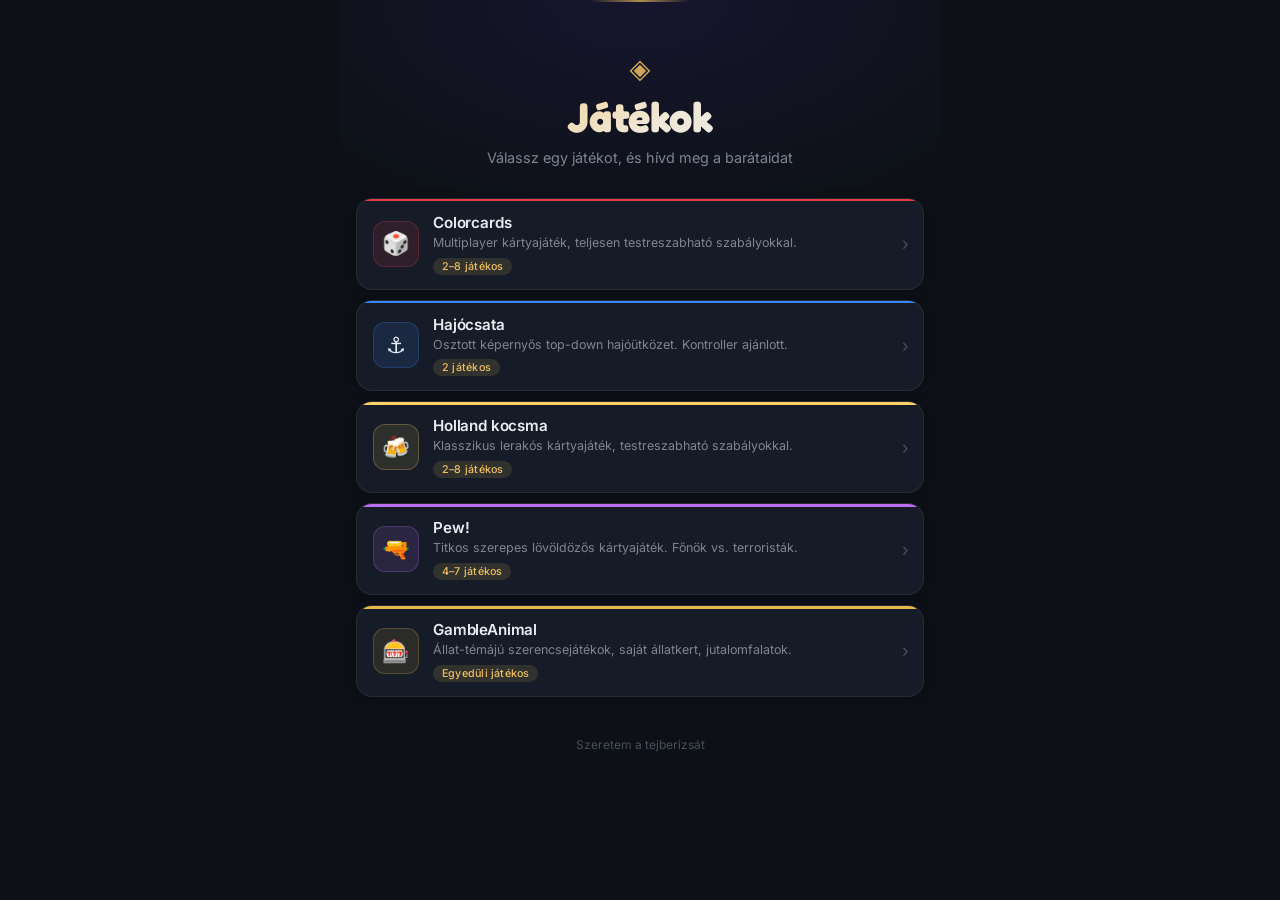
<file: index.html>
<!DOCTYPE html>
<html lang="hu">
<head>
  <meta charset="UTF-8">
  <meta name="viewport" content="width=device-width, initial-scale=1, maximum-scale=1">
  <title>Gamecorner</title>
  <link rel="preconnect" href="https://fonts.googleapis.com">
  <link href="https://fonts.googleapis.com/css2?family=Fredoka:wght@500;600;700&family=Inter:wght@400;500;600&display=swap" rel="stylesheet">
  <link rel="stylesheet" href="style.css">

  <!-- App-szerű viselkedés (kezdőképernyőről indítva, böngészősáv nélkül).
       Lásd a README "App mód" szakaszát a részletekért. -->
  <link rel="manifest" href="manifest.json">
  <meta name="theme-color" content="#0d1117">
  <meta name="mobile-web-app-capable" content="yes">
  <meta name="apple-mobile-web-app-capable" content="yes">
  <meta name="apple-mobile-web-app-status-bar-style" content="black-translucent">
  <meta name="apple-mobile-web-app-title" content="Gamecorner">
  <link rel="apple-touch-icon" href="icons/icon-192.png">
</head>
<body>

  <!-- ================================================================
       Dev overlay – játékok láthatósága
       A "Játékok" feliratot 10× megnyomva jelenik meg.
       ================================================================ -->
  <div id="dev-overlay" class="dev-overlay" aria-hidden="true">
    <div class="dev-sheet" role="dialog" aria-modal="true" aria-label="Fejlesztői beállítások">
      <div class="dev-sheet-header">
        <span class="dev-badge">DEV</span>
        <h3>Játékok láthatósága</h3>
        <button class="dev-close-btn" id="dev-close" aria-label="Bezárás">✕</button>
      </div>
      <ul class="dev-game-list" id="dev-game-list" role="list"></ul>
    </div>
  </div>

  <!-- ================================================================
       Fejléc
       ================================================================ -->
  <header class="hub-header">
    <div class="hub-glow-line" aria-hidden="true"></div>
    <span class="hub-logo" aria-hidden="true">◈</span>
    <h1 id="hub-title" title="Kattints 10× a dev menüért">Játékok</h1>
    <p>Válassz egy játékot, és hívd meg a barátaidat</p>
  </header>

  <!-- ================================================================
       Játéklista
       ÚJ JÁTÉK HOZZÁADÁSA: másold az <a class="game-tile"> blokkot,
       adj neki egyedi id="tile-XXX" attribútumot (a dev menühöz),
       és írd be a href, data-color, ikont, nevet és leírást.
       ================================================================ -->
  <main class="game-list" id="game-list">

    <a class="game-tile" id="tile-colorcards" href="games/uno/index.html" data-color="#e63946">
      <div class="tile-accent-bar"></div>
      <div class="tile-main">
        <div class="tile-icon-wrap" style="background:rgba(230,57,70,.12); border-color:rgba(230,57,70,.25)">🎲</div>
        <div class="tile-text">
          <h2>Colorcards</h2>
          <p>Multiplayer kártyajáték, teljesen testreszabható szabályokkal.</p>
          <span class="tile-tag">2–8 játékos</span>
        </div>
      </div>
      <span class="tile-arrow" aria-hidden="true">›</span>
    </a>

    <a class="game-tile" id="tile-battleships" href="games/battleships/index.html" data-color="#3a86ff">
      <div class="tile-accent-bar"></div>
      <div class="tile-main">
        <div class="tile-icon-wrap" style="background:rgba(58,134,255,.12); border-color:rgba(58,134,255,.25)">⚓</div>
        <div class="tile-text">
          <h2>Hajócsata</h2>
          <p>Osztott képernyős top-down hajóütközet. Kontroller ajánlott.</p>
          <span class="tile-tag">2 játékos</span>
        </div>
      </div>
      <span class="tile-arrow" aria-hidden="true">›</span>
    </a>

    <a class="game-tile" id="tile-hollandkocsma" href="games/hollandkocsma/index.html" data-color="#ffd166">
      <div class="tile-accent-bar"></div>
      <div class="tile-main">
        <div class="tile-icon-wrap" style="background:rgba(255,209,102,.1); border-color:rgba(255,209,102,.25)">🍻</div>
        <div class="tile-text">
          <h2>Holland kocsma</h2>
          <p>Klasszikus lerakós kártyajáték, testreszabható szabályokkal.</p>
          <span class="tile-tag">2–8 játékos</span>
        </div>
      </div>
      <span class="tile-arrow" aria-hidden="true">›</span>
    </a>

    <a class="game-tile" id="tile-pew" href="games/pew/index.html" data-color="#bc6ff1">
      <div class="tile-accent-bar"></div>
      <div class="tile-main">
        <div class="tile-icon-wrap" style="background:rgba(188,111,241,.12); border-color:rgba(188,111,241,.25)">🔫</div>
        <div class="tile-text">
          <h2>Pew!</h2>
          <p>Titkos szerepes lövöldözős kártyajáték. Főnök vs. terroristák.</p>
          <span class="tile-tag">4–7 játékos</span>
        </div>
      </div>
      <span class="tile-arrow" aria-hidden="true">›</span>
    </a>

    <a class="game-tile" id="tile-gambleanimal" href="games/gambleanimal/index.html" data-color="#e8b84b">
      <div class="tile-accent-bar"></div>
      <div class="tile-main">
        <div class="tile-icon-wrap" style="background:rgba(232,184,75,.1); border-color:rgba(232,184,75,.25)">🎰</div>
        <div class="tile-text">
          <h2>GambleAnimal</h2>
          <p>Állat-témájú szerencsejátékok, saját állatkert, jutalomfalatok.</p>
          <span class="tile-tag">Egyedüli játékos</span>
        </div>
      </div>
      <span class="tile-arrow" aria-hidden="true">›</span>
    </a>

  </main>

  <footer class="hub-footer">
    <p>Szeretem a tejberizsát</p>
  </footer>

  <script>
    /* ──────────────────────────────────────────────────────────
       Dev menü – játékok elrejtése/megjelenítése
       ────────────────────────────────────────────────────────── */
    const GAMES = [
      { id: 'colorcards',    label: 'Colorcards' },
      { id: 'battleships',   label: 'Hajócsata' },
      { id: 'hollandkocsma', label: 'Holland kocsma' },
      { id: 'pew',           label: 'Pew!' },
      { id: 'gambleanimal',  label: 'GambleAnimal' },
    ];

    // hidden = { "colorcards": true, "pew": true, … }
    let hidden = {};
    try { hidden = JSON.parse(localStorage.getItem('gc-hidden') || '{}'); } catch (_) {}

    function applyVisibility() {
      GAMES.forEach(({ id }) => {
        const el = document.getElementById('tile-' + id);
        if (el) el.hidden = !!hidden[id];
      });
    }

    function buildDevList() {
      const list = document.getElementById('dev-game-list');
      list.innerHTML = '';
      GAMES.forEach(({ id, label }) => {
        const li = document.createElement('li');
        li.className = 'dev-game-row';
        li.role = 'listitem';
        const lbl = document.createElement('label');
        lbl.className = 'dev-game-label';
        const cb = document.createElement('input');
        cb.type = 'checkbox';
        cb.checked = !hidden[id];
        cb.dataset.id = id;
        cb.addEventListener('change', e => {
          hidden[e.target.dataset.id] = !e.target.checked;
          localStorage.setItem('gc-hidden', JSON.stringify(hidden));
          applyVisibility();
        });
        const span = document.createElement('span');
        span.textContent = label;
        lbl.append(span, cb);
        li.appendChild(lbl);
        list.appendChild(li);
      });
    }

    const overlay = document.getElementById('dev-overlay');

    function openDevMenu() {
      buildDevList();
      overlay.classList.add('open');
      overlay.setAttribute('aria-hidden', 'false');
      document.getElementById('dev-close').focus();
    }

    function closeDevMenu() {
      overlay.classList.remove('open');
      overlay.setAttribute('aria-hidden', 'true');
    }

    document.getElementById('dev-close').addEventListener('click', closeDevMenu);
    overlay.addEventListener('click', e => { if (e.target === overlay) closeDevMenu(); });
    document.addEventListener('keydown', e => { if (e.key === 'Escape') closeDevMenu(); });

    /* 10× koppintás a főcímen – dev menü feloldása */
    let tapCount = 0, tapTimer;
    document.getElementById('hub-title').addEventListener('click', () => {
      tapCount++;
      clearTimeout(tapTimer);
      tapTimer = setTimeout(() => { tapCount = 0; }, 2500);
      if (tapCount >= 10) { tapCount = 0; openDevMenu(); }
    });

    /* Minden game-tile data-color → accent-bar szín beállítása */
    document.querySelectorAll('.game-tile[data-color]').forEach(tile => {
      const bar = tile.querySelector('.tile-accent-bar');
      if (bar) bar.style.background = tile.dataset.color;
    });

    /* Inicializálás */
    applyVisibility();
  </script>

</body>
</html>
</file>
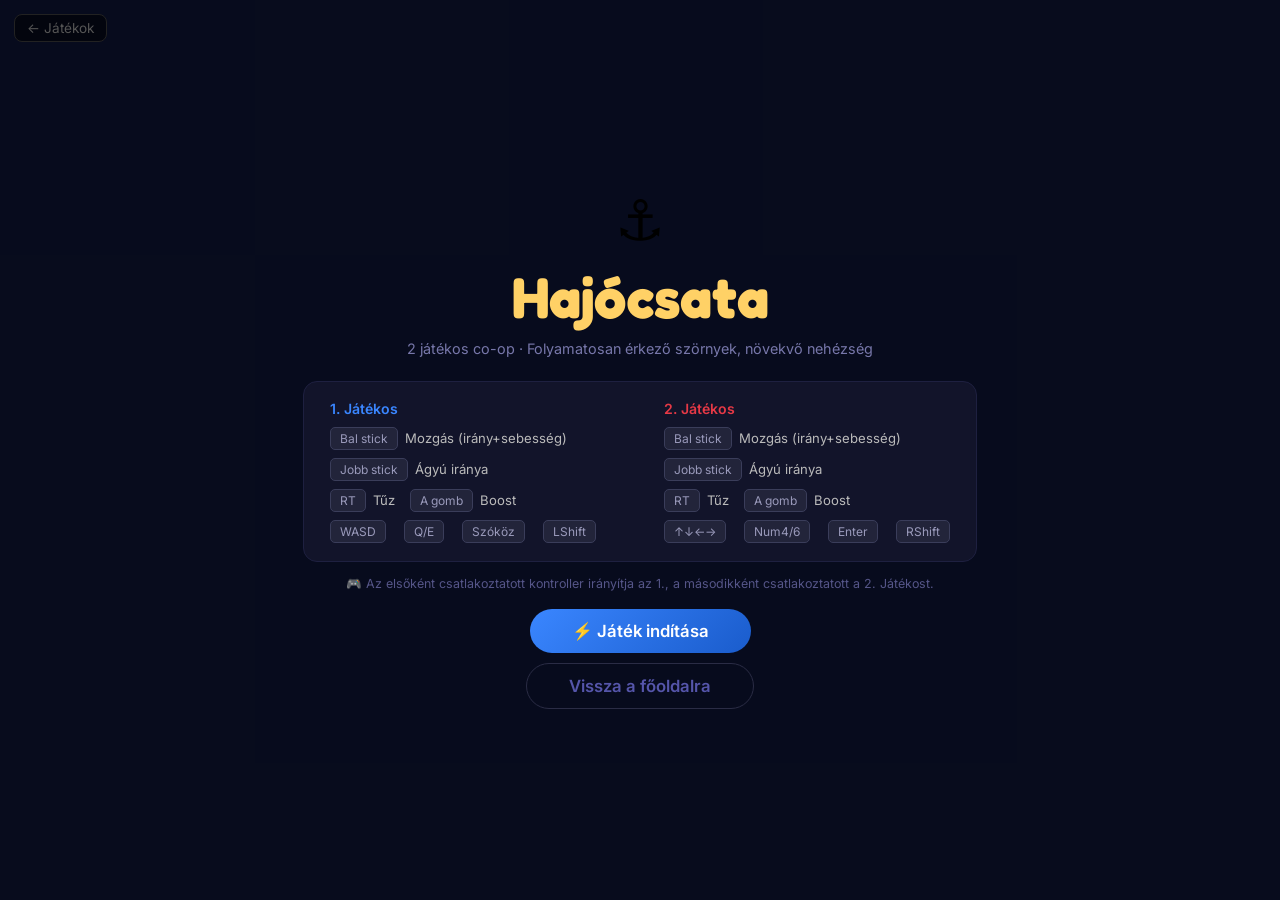
<file: games/battleships/index.html>
<!DOCTYPE html>
<html lang="hu">
<head>
  <meta charset="UTF-8">
  <meta name="viewport" content="width=device-width, initial-scale=1, maximum-scale=1">
  <title>Hajócsata – Gamecorner</title>
  <link rel="preconnect" href="https://fonts.googleapis.com">
  <link href="https://fonts.googleapis.com/css2?family=Fredoka:wght@500;600;700&family=Inter:wght@400;500;600&display=swap" rel="stylesheet">
  <style>
    *, *::before, *::after { box-sizing: border-box; margin: 0; padding: 0; }
    body { background: #0a0a14; overflow: hidden; font-family: 'Inter', system-ui, sans-serif; user-select: none; }
    #canvas { display: block; position: fixed; inset: 0; }
    .overlay {
      position: fixed; inset: 0; z-index: 20;
      display: flex; flex-direction: column; align-items: center; justify-content: center;
      background: rgba(8,12,30,0.94);
    }
    .overlay.hidden { display: none; }
    .bigicon { font-size: 3.5rem; line-height: 1; margin-bottom: 14px; }
    .gtitle { font-family: 'Fredoka', sans-serif; font-size: clamp(2.4rem,5vw,3.6rem); font-weight: 700; color: #ffd166; }
    .sub { color: #7777aa; margin-top: 8px; font-size: 0.9rem; text-align: center; }
    .hint { color: #555588; font-size: 0.78rem; text-align: center; margin-top: 4px; }
    .ctrlbox {
      display: grid; grid-template-columns: 1fr 1fr; gap: 14px 48px;
      margin: 24px 0 10px; padding: 18px 26px; background: #12142a; border-radius: 14px; border: 1px solid #1e2040;
    }
    .pcol { display: flex; flex-direction: column; gap: 8px; }
    .plbl { font-weight: 600; font-size: 0.88rem; margin-bottom: 2px; }
    .crow { font-size: 0.82rem; color: #bbb; display: flex; align-items: center; gap: 7px; flex-wrap: wrap; }
    .key { display: inline-block; background: #22243a; border: 1px solid #3a3d5a; border-radius: 5px; padding: 3px 9px; font-size: 0.75rem; color: #9a9abb; white-space: nowrap; }
    .btn { padding: 12px 42px; border: none; border-radius: 999px; font-size: 1.05rem; font-weight: 600; cursor: pointer; font-family: 'Inter', sans-serif; transition: transform 0.1s; }
    .btn:active { transform: scale(0.96); }
    .btn-blue  { background: linear-gradient(135deg,#3a86ff,#1a5ccc); color: #fff; margin-top: 18px; }
    .btn-ghost { background: transparent; color: #5555aa; border: 1px solid #2a2c45; margin-top: 10px; }
    .btn-ghost:hover { color: #8888cc; }
    #backLink { position: fixed; top: 14px; left: 14px; z-index: 30; color: #555; text-decoration: none; font-size: 0.85rem; padding: 5px 12px; border: 1px solid #222; border-radius: 8px; background: rgba(0,0,0,0.5); }
    #backLink:hover { color: #aaa; }

    /* ── CARD PICK ── */
    #cardScreen { background: rgba(6,8,22,0.97); flex-direction: column; }
    .card-hdr { text-align: center; }
    .card-hdr-round { color: #ffd166; font-weight: 600; font-size: 0.82rem; letter-spacing: 0.6px; text-transform: uppercase; margin-bottom: 8px; }
    .card-hdr .gtitle { font-size: 1.9rem; color: #fff; }
    .card-hdr-sub { color: #6666aa; font-size: 0.85rem; margin-top: 6px; }
    .cards-row { display: flex; gap: 18px; margin: 26px 0 18px; flex-wrap: wrap; justify-content: center; }

    .upg-card {
      background: #0e1028; border: 2px solid #252742; border-radius: 16px;
      padding: 26px 18px 22px; width: 175px; min-height: 190px; cursor: pointer;
      transition: transform 0.18s, border-color 0.18s, box-shadow 0.18s;
      display: flex; flex-direction: column; align-items: center; gap: 10px; color: #fff;
      font-family: 'Inter', sans-serif; outline: none;
    }
    .upg-card:hover, .upg-card.focused {
      transform: translateY(-10px);
      border-color: var(--cc, #3a86ff);
      box-shadow: 0 10px 32px rgba(0,0,0,0.6), 0 0 20px var(--cc-glow, rgba(58,134,255,0.25));
    }
    .upg-icon { font-size: 2.5rem; line-height: 1; }
    .upg-name { font-family: 'Fredoka', sans-serif; font-size: 1.05rem; font-weight: 600; text-align: center; }
    .upg-desc { font-size: 0.78rem; color: #8888bb; text-align: center; line-height: 1.45; }

    @keyframes upg-pick {
      0%   { transform: translateY(-10px) scale(1);    opacity: 1; }
      40%  { transform: translateY(-28px) scale(1.28); opacity: 1; }
      100% { transform: translateY(-42px) scale(1.55); opacity: 0; }
    }
    @keyframes upg-dismiss {
      0%   { opacity: 1; transform: translateY(0px)  scale(1);    }
      100% { opacity: 0; transform: translateY(8px) scale(0.84); }
    }
    .upg-card.picked    { animation: upg-pick    0.58s cubic-bezier(.22,.68,0,1.2) forwards; pointer-events: none; }
    .upg-card.dismissed { animation: upg-dismiss 0.32s ease-in forwards; pointer-events: none; }
    .card-hint { color: #444466; font-size: 0.78rem; margin-top: 2px; }
  </style>
</head>
<body>
<canvas id="canvas"></canvas>
<a href="../../index.html" id="backLink">← Játékok</a>

<!-- ══ START ══ -->
<div class="overlay" id="startScreen">
  <div class="bigicon">⚓</div>
  <div class="gtitle">Hajócsata</div>
  <div class="sub">2 játékos co-op · Folyamatosan érkező szörnyek, növekvő nehézség</div>
  <div class="ctrlbox">
    <div class="pcol">
      <div class="plbl" style="color:#3a86ff">1. Játékos</div>
      <div class="crow"><span class="key">Bal stick</span> Mozgás (irány+sebesség)</div>
      <div class="crow"><span class="key">Jobb stick</span> Ágyú iránya</div>
      <div class="crow"><span class="key">RT</span> Tűz &nbsp; <span class="key">A gomb</span> Boost</div>
      <div class="crow" style="color:#555"><span class="key">WASD</span>&nbsp;<span class="key">Q/E</span>&nbsp;<span class="key">Szóköz</span>&nbsp;<span class="key">LShift</span></div>
    </div>
    <div class="pcol">
      <div class="plbl" style="color:#e63946">2. Játékos</div>
      <div class="crow"><span class="key">Bal stick</span> Mozgás (irány+sebesség)</div>
      <div class="crow"><span class="key">Jobb stick</span> Ágyú iránya</div>
      <div class="crow"><span class="key">RT</span> Tűz &nbsp; <span class="key">A gomb</span> Boost</div>
      <div class="crow" style="color:#555"><span class="key">↑↓←→</span>&nbsp;<span class="key">Num4/6</span>&nbsp;<span class="key">Enter</span>&nbsp;<span class="key">RShift</span></div>
    </div>
  </div>
  <div class="hint">🎮 Az elsőként csatlakoztatott kontroller irányítja az 1., a másodikként csatlakoztatott a 2. Játékost.</div>
  <button class="btn btn-blue" id="startBtn">⚡ Játék indítása</button>
  <button class="btn btn-ghost" onclick="location.href='../../index.html'">Vissza a főoldalra</button>
</div>

<!-- ══ CARD PICK ══ -->
<div class="overlay hidden" id="cardScreen">
  <div class="card-hdr">
    <div class="card-hdr-round" id="cardRoundLabel"></div>
    <div class="gtitle"><span id="cardPlayerLabel"></span> elsüllyedt!</div>
    <div class="card-hdr-sub">Válassz egy fejlesztést – csak erre a játékosra érvényes</div>
  </div>
  <div class="cards-row" id="cardsRow"></div>
  <div class="card-hint">Kontroller: ← → navigálás · A gomb: kiválaszt &nbsp;|&nbsp; Egér: kattints</div>
</div>

<!-- ══ GAME OVER ══ -->
<div class="overlay hidden" id="goScreen">
  <div class="bigicon">💀</div>
  <div class="gtitle" style="color:#e63946">Mindkét hajó elsüllyedt</div>
  <div class="sub" id="goSub"></div>
  <button class="btn btn-blue" id="replayBtn" style="margin-top:28px">Újra</button>
  <button class="btn btn-ghost" onclick="location.href='../../index.html'">Főoldal</button>
</div>

<script>
'use strict';

/* ═══════════════════════════════════════════════════════════════════
 *  KÉPCSERE ÚTMUTATÓ – HAJÓK ÉS ÁGYÚK
 * ═══════════════════════════════════════════════════════════════════
 *  Képkövetelmények:
 *    Hajó  (ship_p1.png, ship_p2.png) – orra FELFELÉ, középre igazítva
 *      Ajánlott méret: SHIP_W × SHIP_H px (vagy 2× retina változat)
 *    Ágyú  (cannon.png) – csöve FELFELÉ, a kép ALJÁNAK KÖZEPE a pivot
 *      Ajánlott méret: CANNON_W × CANNON_LEN px
 *
 *  1) Add a konstansok ALÁ:
 *       const SHIP_IMGS = [new Image(), new Image()];
 *       SHIP_IMGS[0].src = 'assets/ship_p1.png';
 *       SHIP_IMGS[1].src = 'assets/ship_p2.png';
 *       const CANNON_IMG = new Image();
 *       CANNON_IMG.src = 'assets/cannon.png';
 *
 *  2) Keresd a "╔══ HAJÓ KÉPCSERE" és "╔══ ÁGYÚ KÉPCSERE" blokkokat
 *     a drawShip() függvényben, és cseréld ki a fillRect sorokat.
 * ═══════════════════════════════════════════════════════════════════
 *
 *  ELLENSÉG TESTRESZABÁSA – ENEMY_CONFIGS objektum
 * ═══════════════════════════════════════════════════════════════════
 *  Új típus hozzáadása:
 *    myType: {
 *      id:    'myType',
 *      w: 22, h: 22,        ← méret px (drawImage esetén ez a kép mérete)
 *      speed: 90,           ← mozgási sebesség px/s
 *      hp: 50,              ← életerő
 *      dmg: 12,             ← sebe a hajónak ütközésnél (a nehézségi
 *                              szorzó ÉRINTI – lásd lentebb)
 *      color: '#AA2222',    ← tartalék szín (ha nincs kép)
 *      // imgSrc: 'assets/enemy_myType.png',
 *    }
 *  Képkövetelmény: orra FELFELÉ (0 radián = fel), középre igazítva.
 *  Betöltés:
 *    const ENEMY_IMGS = {};
 *    ENEMY_IMGS['myType'] = Object.assign(new Image(), {src:'assets/enemy_myType.png'});
 *  Kép használata drawEnemy()-ben: cseréld ki a "╔══ ELLENSÉG KÉPCSERE" blokkot:
 *    ctx.drawImage(ENEMY_IMGS[e.cfg.id], -e.cfg.w/2, -e.cfg.h/2, e.cfg.w, e.cfg.h);
 *
 *  Új típus felvétele a spawn-poolba: ENEMY_UNLOCK_BY_TIER tömb,
 *  lásd a "NEHÉZSÉGI BEÁLLÍTÁSOK" szekciót.
 * ═══════════════════════════════════════════════════════════════════
 *
 *  NEHÉZSÉG TESTRESZABÁSA
 * ═══════════════════════════════════════════════════════════════════
 *  Lásd a "NEHÉZSÉGI BEÁLLÍTÁSOK" konstansblokkot a kód elején. Itt
 *  állítható: mennyi időnként (mp) nő egy szintet a nehézség, mennyivel
 *  nő az egyidejű ellenségszám / spawn gyakoriság / ellenség sebzés,
 *  és hogy melyik ellenségtípus mikor "oldódik fel".
 *
 *  FONTOS: a "X. Kör" számláló (ami akkor nő, amikor egy hajó elsüllyed)
 *  CSAK egy vizuális jelző – nem befolyásolja a nehézséget. A nehézség
 *  kizárólag az eltelt játékidőtől (gt) függ.
 * ═══════════════════════════════════════════════════════════════════ */

// ─── CANVAS ───────────────────────────────────────────────────────
const canvas = document.getElementById('canvas');
const ctx    = canvas.getContext('2d');
function resize() { canvas.width = innerWidth; canvas.height = innerHeight; }
resize();
addEventListener('resize', resize);

// ─── KONSTANSOK ───────────────────────────────────────────────────
const WW = 5000, WH = 4000, WM = 90;

const SHIP_W    = 28;   // hajótest szélessége px  → képnél drawImage szélessége
const SHIP_H    = 44;   // hajótest magassága  px  → képnél drawImage magassága
const SHIP_R    = 18;   // ütközési sugár

const CANNON_W   = 10;  // ágyúcső szélessége  px  → képnél drawImage szélessége
const CANNON_LEN = 36;  // ágyúcső hossza      px  → képnél drawImage magassága

const MAXSPD    = 230;
const BOOST_SPD = 400;
const BSPD      = 560;
const BDMG      = 25;
const FIRECD    = 0.55;
const MAX_HP    = 100;
const HIT_CD    = 0.5;
const STUN_T    = 0.2;
const BOUNCE_SPD= 220;
const BLIFE     = 3.5;
const BR        = 5;
const HITR      = SHIP_R;

const CAM_PAD   = 280;  // min. képernyőmargin a hajók körül (px)
const MIN_ZOOM  = 0.32;
const MAX_ZOOM  = 1.9;
const SPAWN_R   = 650;  // ellenség spawn távolsága a középtől

// ─── NEHÉZSÉGI BEÁLLÍTÁSOK ────────────────────────────────────────
// Testreszabáshoz: csak ezeket az értékeket kell módosítani!
// A nehézség FOLYAMATOSAN nő a játékidővel. A "Kör" számláló (hajó
// elsüllyedéskor nő) ettől teljesen FÜGGETLEN, csak vizuális jelző.
const DIFFICULTY_TICK      = 10;    // mp – ennyi időnként lép a nehézség egy szintet
const MAX_ENEMIES_BASE     = 6;     // egyidejűleg a vízen lévő ellenségek alap száma
const MAX_ENEMIES_PER_TICK = 1;     // ennyivel nő a max ellenségszám szintenként
const SPAWN_IVAL_BASE      = 1.15;  // alap idő két spawn között (mp)
const SPAWN_IVAL_MIN       = 0.30;  // leggyorsabb lehetséges spawn időköz (mp)
const SPAWN_IVAL_DECAY     = 0.07;  // ennyivel csökken a spawn időköz szintenként
const ENEMY_DMG_MULT_STEP  = 0.10;  // +10% ellenség sebzés szintenként

// Mely ellenségtípusok jöhetnek elő az adott nehézségi szinttől kezdve
// (a korábban feloldott típusok is megmaradnak a pool-ban)
const ENEMY_UNLOCK_BY_TIER = [
  { tier:0, type:'basic' },
  { tier:1, type:'fast'  },
  { tier:3, type:'tank'  },
];
function getEnemyPool(tier) {
  return ENEMY_UNLOCK_BY_TIER.filter(u=>u.tier<=tier).map(u=>u.type);
}
function getDifficulty(t) {
  const tier = Math.floor(t / DIFFICULTY_TICK);
  return {
    tier,
    maxEnemies: MAX_ENEMIES_BASE + tier*MAX_ENEMIES_PER_TICK,
    spawnIval:  Math.max(SPAWN_IVAL_MIN, SPAWN_IVAL_BASE - tier*SPAWN_IVAL_DECAY),
    dmgMult:    1 + tier*ENEMY_DMG_MULT_STEP,
  };
}

// ─── SZIGETEK ─────────────────────────────────────────────────────
const ISLANDS = [
  {x:2500,y:600,  rx:120,ry:92},
  {x:2500,y:3400, rx:110,ry:85},
  {x:900, y:1600, rx:82, ry:65},
  {x:4100,y:2400, rx:76, ry:60},
  {x:1500,y:3100, rx:70, ry:55},
  {x:3500,y:820,  rx:66, ry:52},
  {x:1700,y:860,  rx:50, ry:40},
  {x:3300,y:3100, rx:48, ry:38},
  {x:800, y:3200, rx:42, ry:33},
  {x:4200,y:820,  rx:46, ry:37},
  {x:3800,y:1500, rx:30, ry:24},
  {x:2100,y:2700, rx:28, ry:22},
  {x:3800,y:3000, rx:25, ry:20},
  {x:1200,y:1200, rx:23, ry:18},
];

// ─── VÍZ DÍSZÍTŐ HULLÁMFOLTOK (statikus, csak vizuális) ────────────
function isOnIsland(x,y,pad) {
  for (const isl of ISLANDS) {
    const ex=isl.rx+pad, ey=isl.ry+pad;
    if (((x-isl.x)/ex)**2 + ((y-isl.y)/ey)**2 < 1) return true;
  }
  return false;
}
function genWaveSpots(n) {
  const arr=[]; let tries=0;
  while (arr.length<n && tries<n*25) {
    tries++;
    const seed = arr.length*37.13 + tries*7.91;
    const rx = Math.abs(Math.sin(seed*12.9898)*43758.5453)%1;
    const ry = Math.abs(Math.sin(seed*78.233) *43758.5453)%1;
    const x = WM+60 + rx*(WW-2*WM-120);
    const y = WM+60 + ry*(WH-2*WM-120);
    if (isOnIsland(x,y,40)) continue;
    arr.push({ x, y, phase: arr.length*0.83, scale: 0.7+((arr.length*0.37)%1)*0.9 });
  }
  return arr;
}
const WAVE_SPOTS = genWaveSpots(60);

// ─── ELLENSÉG TÍPUSOK ─────────────────────────────────────────────
// Testreszabáshoz lásd a fejléc ELLENSÉG TESTRESZABÁSA szekcióját!
const ENEMY_CONFIGS = {
  basic: { id:'basic', w:22, h:22, speed:72,  hp:40,  dmg:10, color:'#8B3030' },
  fast:  { id:'fast',  w:16, h:16, speed:145, hp:22,  dmg:7,  color:'#CC6000' },
  tank:  { id:'tank',  w:34, h:34, speed:42,  hp:110, dmg:20, color:'#404090' },
};

// ─── FEJLESZTÉS KÁRTYÁK ───────────────────────────────────────────
// Testreszabáshoz: adj hozzá új elemeket ehhez a tömbhöz!
// apply(ship) – ez fut le, ha a játékos kiválasztja a kártyát
const UPGRADES = [
  { id:'speed',    icon:'💨', name:'Gyorsabb hajó',      desc:'+25% mozgássebesség',          color:'#3a86ff', glow:'rgba(58,134,255,0.28)',  apply: s=>{ s.speedMult   *= 1.25; } },
  { id:'boost',    icon:'🚀', name:'Erősebb boost',       desc:'+30% boost sebesség',           color:'#ffd166', glow:'rgba(255,209,102,0.28)', apply: s=>{ s.boostMult   *= 1.30; } },
  { id:'bspd',     icon:'⚡', name:'Gyorsabb lövedék',    desc:'+35% lövedéksebesség',          color:'#90e0ef', glow:'rgba(144,224,239,0.28)', apply: s=>{ s.bSpdMult    *= 1.35; } },
  { id:'bdmg',     icon:'💥', name:'Erősebb lövedék',     desc:'+50% lövedéksebe',              color:'#e63946', glow:'rgba(230,57,70,0.28)',   apply: s=>{ s.bDmgMult    *= 1.50; } },
  { id:'maxhp',    icon:'❤️', name:'Több életerő',        desc:'+30 max HP, teljes gyógyulás',  color:'#2dc653', glow:'rgba(45,198,83,0.28)',   apply: s=>{ s.maxHp+=30; s.hp=s.maxHp; } },
  { id:'firerate', icon:'🔥', name:'Gyorsabb tűzgyakoriság', desc:'-25% tűzés cooldown',      color:'#ff9f1c', glow:'rgba(255,159,28,0.28)',  apply: s=>{ s.fireCdMult  *= 0.75; } },
  { id:'xshot',    icon:'🔱', name:'Dupla lövés',          desc:'+1 extra lövedék (szétterítve)', color:'#c77dff', glow:'rgba(199,125,255,0.28)', apply: s=>{ s.extraShots  += 1;    } },
  { id:'regen',    icon:'💚', name:'Regeneráció',          desc:'+3 HP/mp folyamatos gyógyulás', color:'#80b918', glow:'rgba(128,185,24,0.28)', apply: s=>{ s.regenRate   += 3;    } },
];
function pick4() {
  return [...UPGRADES].sort(()=>Math.random()-0.5).slice(0,4);
}

// ─── JÁTÉKOS KONFIG ───────────────────────────────────────────────
const PCFG = [
  { x:WW*0.33, y:WH*0.5, angle: Math.PI/2,  color:'#3a86ff', name:'1. Játékos' },
  { x:WW*0.67, y:WH*0.5, angle:-Math.PI/2,  color:'#e63946', name:'2. Játékos' },
];

// ─── ÁLLAPOT ──────────────────────────────────────────────────────
let gt=0, state='MENU'; // 'MENU' | 'PLAYING' | 'CARD' | 'GAME_OVER'
let ships=[], bullets=[], enemies=[];
let roundNum=1, spawnTimer=0;
let diff=getDifficulty(0);
let cardPick=null;   // { playerIdx, cards }
let cardFocused=0, cardNavCd=0;
const cam = { x:WW/2, y:WH/2, zoom:1 };
let rafId=null, prevTs=null;

// ─── KONSTRUKTOROK ────────────────────────────────────────────────
function mkShip(cfg) {
  return {
    x:cfg.x, y:cfg.y, vx:0, vy:0,
    angle:cfg.angle, cannonAngle:cfg.angle,
    hp:MAX_HP, maxHp:MAX_HP, alive:true,
    color:cfg.color, name:cfg.name,
    fireCd:0, hitFlash:0, hitCd:0, stunTime:0, spd:0,
    // Fejlesztés multiplikátorok
    speedMult:1, boostMult:1, bSpdMult:1, bDmgMult:1,
    fireCdMult:1, extraShots:0, regenRate:0,
  };
}
function mkBullet(x,y,vx,vy,owner,dmg) {
  return { x,y,vx,vy,owner,dmg,life:BLIFE,trail:[] };
}
function mkEnemy(typeName, cx, cy) {
  const cfg = ENEMY_CONFIGS[typeName] ?? ENEMY_CONFIGS.basic;
  const angle = Math.random()*Math.PI*2;
  const dist  = SPAWN_R + Math.random()*200;
  const x = Math.max(WM+cfg.w, Math.min(WW-WM-cfg.w, cx+Math.cos(angle)*dist));
  const y = Math.max(WM+cfg.h, Math.min(WH-WM-cfg.h, cy+Math.sin(angle)*dist));
  return { x,y,vx:0,vy:0,angle:0,hp:cfg.hp,maxHp:cfg.hp,cfg,hitFlash:0,stunTime:0,hitCd:0 };
}

// ─── BEMENET ──────────────────────────────────────────────────────
const keys = new Set();
addEventListener('keydown', e=>{
  keys.add(e.code);
  if(['Space','ArrowUp','ArrowDown','ArrowLeft','ArrowRight'].includes(e.code)) e.preventDefault();
});
addEventListener('keyup', e=>keys.delete(e.code));

// ─── KONTROLLER HOZZÁRENDELÉS ─────────────────────────────────────
// Az elsőként csatlakoztatott kontroller irányítja az 1. Játékost,
// a másodikként csatlakoztatott a 2. Játékost – függetlenül attól,
// hogy a böngésző milyen nyers indexet ad nekik.
let gamepadOrder = [];
function refreshGamepadOrder() {
  const pads = navigator.getGamepads?.() ?? [];
  for (const p of pads) {
    if (p && !gamepadOrder.includes(p.index)) gamepadOrder.push(p.index);
  }
}
addEventListener('gamepadconnected', e=>{
  if (!gamepadOrder.includes(e.gamepad.index)) gamepadOrder.push(e.gamepad.index);
});
addEventListener('gamepaddisconnected', e=>{
  gamepadOrder = gamepadOrder.filter(i=>i!==e.gamepad.index);
});
function getPad(idx) {
  const padIdx = gamepadOrder[idx];
  if (padIdx == null) return undefined;
  return (navigator.getGamepads?.() ?? [])[padIdx];
}

const kbCannon=[PCFG[0].angle, PCFG[1].angle];
const DZ=0.13, dz=v=>Math.abs(v)<DZ?0:v;

function readInput(idx,dt) {
  let lx=0,ly=0,rx=0,ry=0,fire=false,boost=false,hasStick=false;
  const pad=getPad(idx);
  if (pad?.connected) {
    lx=dz(pad.axes[0]??0); ly=dz(pad.axes[1]??0);
    const prx=dz(pad.axes[2]??0),pry=dz(pad.axes[3]??0);
    if(Math.abs(prx)>0.01||Math.abs(pry)>0.01){rx=prx;ry=pry;hasStick=true;}
    fire  =(pad.buttons[7]?.value??0)>0.4||(pad.buttons[5]?.pressed??false);
    boost = pad.buttons[0]?.pressed??false;
  }
  if(idx===0){
    const kx=(keys.has('KeyD')?1:0)-(keys.has('KeyA')?1:0);
    const ky=(keys.has('KeyS')?1:0)-(keys.has('KeyW')?1:0);
    if(kx!==0)lx=kx; if(ky!==0)ly=ky;
    if(keys.has('Space'))fire=true;
    if(keys.has('ShiftLeft'))boost=true;
    if(keys.has('KeyQ'))kbCannon[0]-=2.5*dt;
    if(keys.has('KeyE'))kbCannon[0]+=2.5*dt;
  } else {
    const kx=(keys.has('ArrowRight')?1:0)-(keys.has('ArrowLeft')?1:0);
    const ky=(keys.has('ArrowDown')?1:0)-(keys.has('ArrowUp')?1:0);
    if(kx!==0)lx=kx; if(ky!==0)ly=ky;
    if(keys.has('Enter')||keys.has('Numpad0'))fire=true;
    if(keys.has('ShiftRight'))boost=true;
    if(keys.has('Numpad4'))kbCannon[1]-=2.5*dt;
    if(keys.has('Numpad6'))kbCannon[1]+=2.5*dt;
  }
  if(!hasStick){rx=Math.sin(kbCannon[idx]);ry=-Math.cos(kbCannon[idx]);}
  return {lx,ly,rx,ry,fire,boost};
}

// ─── ÜTKÖZÉS SEGÉDFÜGGVÉNYEK ──────────────────────────────────────
function applyIsland(s) {
  for(const isl of ISLANDS){
    const dx=s.x-isl.x,dy=s.y-isl.y;
    const ex=isl.rx+SHIP_R,ey=isl.ry+SHIP_R;
    if((dx/ex)**2+(dy/ey)**2<1){
      const len=Math.sqrt(dx*dx+dy*dy)||1;
      const t=1/Math.sqrt((dx/ex)**2+(dy/ey)**2);
      s.x=isl.x+dx*t*1.02; s.y=isl.y+dy*t*1.02;
      s.vx=(dx/len)*BOUNCE_SPD; s.vy=(dy/len)*BOUNCE_SPD;
      s.stunTime=STUN_T;
      if(s.hitCd<=0){s.hp=Math.max(0,s.hp-10);s.hitFlash=1;s.hitCd=HIT_CD;}
    }
  }
}
function applyLand(s) {
  const mn=WM+SHIP_R,mxX=WW-WM-SHIP_R,mxY=WH-WM-SHIP_R;
  let bx=0,by=0,hit=false;
  if(s.x<mn){s.x=mn;bx=1;hit=true;}else if(s.x>mxX){s.x=mxX;bx=-1;hit=true;}
  if(s.y<mn){s.y=mn;by=1;hit=true;}else if(s.y>mxY){s.y=mxY;by=-1;hit=true;}
  if(hit){
    const len=Math.hypot(bx,by)||1;
    s.vx=(bx/len)*BOUNCE_SPD; s.vy=(by/len)*BOUNCE_SPD;
    s.stunTime=Math.max(s.stunTime,0.15);
    if(s.hitCd<=0){s.hp=Math.max(0,s.hp-8);s.hitFlash=1;s.hitCd=HIT_CD;}
  }
}

// ─── KAMERA ───────────────────────────────────────────────────────
function updateCamera(dt) {
  const alive=ships.filter(s=>s.alive);
  if(!alive.length)return;
  const W=canvas.width,H=canvas.height;
  const cx=alive.reduce((a,s)=>a+s.x,0)/alive.length;
  const cy=alive.reduce((a,s)=>a+s.y,0)/alive.length;

  let tz=MAX_ZOOM;
  if(alive.length>=2){
    const dx=Math.abs(ships[0].x-ships[1].x)+CAM_PAD*2;
    const dy=Math.abs(ships[0].y-ships[1].y)+CAM_PAD*2;
    tz=Math.max(MIN_ZOOM,Math.min(MAX_ZOOM,Math.min(W/dx,H/dy)));
  }

  cam.x  +=(cx-cam.x)*Math.min(1,dt*5);
  cam.y  +=(cy-cam.y)*Math.min(1,dt*5);
  cam.zoom+=(tz-cam.zoom)*Math.min(1,dt*2.5);

  // Klampold a világ széleihez
  const hw=W/(2*cam.zoom),hh=H/(2*cam.zoom);
  cam.x=Math.max(WM+hw,Math.min(WW-WM-hw,cam.x));
  cam.y=Math.max(WM+hh,Math.min(WH-WM-hh,cam.y));
}

// ─── ELLENSÉG UPDATE ──────────────────────────────────────────────
function updateEnemy(e,dt) {
  e.hitFlash=Math.max(0,e.hitFlash-dt*5);
  e.hitCd=Math.max(0,e.hitCd-dt);
  e.stunTime=Math.max(0,e.stunTime-dt);

  const aliveShips=ships.filter(s=>s.alive);
  if(!aliveShips.length)return;
  let target=aliveShips[0],minD=Infinity;
  for(const s of aliveShips){const d=Math.hypot(s.x-e.x,s.y-e.y);if(d<minD){minD=d;target=s;}}

  if(e.stunTime>0){
    e.vx*=Math.pow(0.05,dt); e.vy*=Math.pow(0.05,dt);
  } else {
    const dx=target.x-e.x,dy=target.y-e.y;
    const len=Math.hypot(dx,dy)||1;
    e.vx=(dx/len)*e.cfg.speed; e.vy=(dy/len)*e.cfg.speed;
    e.angle=Math.atan2(dx,-dy);
  }
  e.x+=e.vx*dt; e.y+=e.vy*dt;
  // Világ határ
  const er=Math.max(e.cfg.w,e.cfg.h)/2;
  e.x=Math.max(WM+er,Math.min(WW-WM-er,e.x));
  e.y=Math.max(WM+er,Math.min(WH-WM-er,e.y));

  // Hajó ütközés – sebzés a NEHÉZSÉGI SZORZÓVAL (diff.dmgMult)
  for(const s of aliveShips){
    const dx=s.x-e.x,dy=s.y-e.y;
    const cr=SHIP_R+(e.cfg.w+e.cfg.h)/4;
    if(dx*dx+dy*dy<cr*cr){
      const len=Math.hypot(dx,dy)||1;
      e.vx=-(dx/len)*180; e.vy=-(dy/len)*180;
      e.stunTime=0.35;
      e.x=s.x-(dx/len)*cr*1.05; e.y=s.y-(dy/len)*cr*1.05;
      if(s.hitCd<=0){s.hp=Math.max(0,s.hp-e.cfg.dmg*diff.dmgMult);s.hitFlash=1;s.hitCd=HIT_CD;}
    }
  }
}

// ─── FŐ UPDATE ────────────────────────────────────────────────────
function update(dt) {
  gt+=dt;
  diff=getDifficulty(gt);

  // Ellenség spawn – folyamatos; a nehézség a játékidővel nő (lásd getDifficulty)
  spawnTimer-=dt;
  if(spawnTimer<=0 && enemies.length<diff.maxEnemies){
    const pool=getEnemyPool(diff.tier);
    const type=pool[Math.floor(Math.random()*pool.length)];
    const cx=(ships[0].x+ships[1].x)/2, cy=(ships[0].y+ships[1].y)/2;
    enemies.push(mkEnemy(type,cx,cy));
    spawnTimer=diff.spawnIval;
  }

  // Hajók
  for(let i=0;i<2;i++){
    const s=ships[i]; if(!s.alive)continue;
    const ip=readInput(i,dt);
    s.hitCd=Math.max(0,s.hitCd-dt);
    s.hitFlash=Math.max(0,s.hitFlash-dt*5);

    // Mozgás
    s.stunTime=Math.max(0,s.stunTime-dt);
    if(s.stunTime>0){
      s.vx*=Math.pow(0.04,dt); s.vy*=Math.pow(0.04,dt);
    } else {
      const mag=Math.hypot(ip.lx,ip.ly);
      if(mag>0.01){
        const spd=Math.min(1,mag)*(ip.boost?BOOST_SPD*s.boostMult:MAXSPD)*s.speedMult;
        s.vx=(ip.lx/mag)*spd; s.vy=(ip.ly/mag)*spd;
        s.angle=Math.atan2(ip.lx,-ip.ly);
      } else { s.vx=0; s.vy=0; }
    }
    s.spd=Math.hypot(s.vx,s.vy);
    s.x+=s.vx*dt; s.y+=s.vy*dt;

    // Ütközések
    applyLand(s); applyIsland(s);

    // Regeneráció
    if(s.regenRate>0&&s.hp<s.maxHp) s.hp=Math.min(s.maxHp,s.hp+s.regenRate*dt);

    // Ágyú
    if(Math.abs(ip.rx)>0.01||Math.abs(ip.ry)>0.01){
      s.cannonAngle=Math.atan2(ip.rx,-ip.ry); kbCannon[i]=s.cannonAngle;
    }

    // Lövés
    s.fireCd-=dt;
    if(ip.fire&&s.fireCd<=0){
      s.fireCd=FIRECD*s.fireCdMult;
      const bS=BSPD*s.bSpdMult, bD=BDMG*s.bDmgMult;
      const angs=[s.cannonAngle];
      for(let k=1;k<=s.extraShots;k++){angs.push(s.cannonAngle+k*0.22);angs.push(s.cannonAngle-k*0.22);}
      for(const ca of angs){
        bullets.push(mkBullet(s.x+Math.sin(ca)*CANNON_LEN,s.y-Math.cos(ca)*CANNON_LEN,
          Math.sin(ca)*bS,-Math.cos(ca)*bS,i,bD));
      }
    }

    // Nyomvonal
    if(s.spd>20){s.wake=s.wake||[];s.wake.unshift({x:s.x,y:s.y,t:gt});if(s.wake.length>50)s.wake.pop();}

    // Halál ellenőrzés
    if(s.hp<=0&&s.alive){
      s.alive=false;
      roundNum++; // csak vizuális jelző – a nehézséget NEM érinti
      // Ha mindkettő halott: game over
      if(!ships.some(sh=>sh.alive)){triggerGameOver();return;}
      // Különben: kártyaválasztás
      triggerCardPick(i); return;
    }
  }

  // Ellenségek update
  for(const e of enemies) updateEnemy(e,dt);

  // Lövedékek
  for(let i=bullets.length-1;i>=0;i--){
    const b=bullets[i];
    b.trail.unshift({x:b.x,y:b.y});
    if(b.trail.length>10)b.trail.pop();
    b.x+=b.vx*dt; b.y+=b.vy*dt; b.life-=dt;
    let rm=b.life<=0||b.x<WM||b.x>WW-WM||b.y<WM||b.y>WH-WM;
    for(let j=enemies.length-1;j>=0&&!rm;j--){
      const e=enemies[j];
      const er=(e.cfg.w+e.cfg.h)/4;
      const dx=b.x-e.x,dy=b.y-e.y;
      if(dx*dx+dy*dy<er*er){
        e.hp-=b.dmg; e.hitFlash=1;
        if(e.hp<=0)enemies.splice(j,1);
        rm=true;
      }
    }
    if(rm)bullets.splice(i,1);
  }
}

// ─── RAJZ SEGÉDFÜGGVÉNYEK ─────────────────────────────────────────
function rrect(ctx,x,y,w,h,r){
  if(w<=0)return; r=Math.min(r,w/2,h/2);
  ctx.beginPath();
  ctx.moveTo(x+r,y); ctx.lineTo(x+w-r,y);
  ctx.arcTo(x+w,y,x+w,y+r,r); ctx.lineTo(x+w,y+h-r);
  ctx.arcTo(x+w,y+h,x+w-r,y+h,r); ctx.lineTo(x+r,y+h);
  ctx.arcTo(x,y+h,x,y+h-r,r); ctx.lineTo(x,y+r);
  ctx.arcTo(x,y,x+r,y,r); ctx.closePath();
}
// Világ → képernyő
function w2s(wx,wy){
  return [canvas.width/2+(wx-cam.x)*cam.zoom, canvas.height/2+(wy-cam.y)*cam.zoom];
}

// ─── VÍZ HÁTTÉR ───────────────────────────────────────────────────
function drawWater() {
  const W=canvas.width,H=canvas.height;
  const hw=W/(2*cam.zoom)+100, hh=H/(2*cam.zoom)+100;
  const t=gt*0.45,STEP=80;
  const sx=Math.floor((cam.x-hw)/STEP)*STEP, ex=cam.x+hw;
  const sy=Math.floor((cam.y-hh)/STEP)*STEP, ey=cam.y+hh;
  ctx.lineWidth=1;
  for(let x=sx;x<=ex;x+=STEP){
    for(let y=sy;y<=ey;y+=STEP){
      const ph=Math.sin(x*0.0055+t)+Math.cos(y*0.0045+t*0.75);
      const r=18+ph*4, a=Math.min(0.13,Math.max(0,0.05+ph*0.018));
      ctx.strokeStyle=`rgba(165,218,255,${a})`;
      ctx.beginPath();ctx.arc(x,y,r,0,Math.PI*2);ctx.stroke();
    }
  }
}

// ─── VÍZ DÍSZÍTŐ HULLÁMFOLTOK ─────────────────────────────────────
function drawWaveSpots() {
  const W=canvas.width,H=canvas.height;
  const hw=W/(2*cam.zoom)+60, hh=H/(2*cam.zoom)+60;
  for(const sp of WAVE_SPOTS){
    if(Math.abs(sp.x-cam.x)>hw||Math.abs(sp.y-cam.y)>hh)continue;
    const t=gt*0.7+sp.phase;
    const bob=Math.sin(t)*3;
    const a=Math.max(0,0.13+0.07*Math.sin(t*0.6));
    const w=20*sp.scale;
    ctx.strokeStyle=`rgba(255,255,255,${a})`;
    ctx.lineWidth=1.6;
    ctx.beginPath();
    ctx.moveTo(sp.x-w, sp.y+bob);
    ctx.quadraticCurveTo(sp.x, sp.y-7*sp.scale+bob, sp.x+w, sp.y+bob);
    ctx.stroke();
  }
}

// ─── SZÁRAZFÖLD HATÁR ─────────────────────────────────────────────
function drawLand() {
  const M=WM,B=15;
  ctx.fillStyle='#3d7228';
  ctx.fillRect(0,0,WW,M); ctx.fillRect(0,WH-M,WW,M);
  ctx.fillRect(0,M,M,WH-2*M); ctx.fillRect(WW-M,M,M,WH-2*M);
  ctx.fillStyle='#c9a870';
  ctx.fillRect(M,M-B,WW-2*M,B); ctx.fillRect(M,WH-M,WW-2*M,B);
  ctx.fillRect(M-B,M,B,WH-2*M); ctx.fillRect(WW-M,M,B,WH-2*M);
}

// ─── SZIGET ───────────────────────────────────────────────────────
function drawIsland(isl) {
  ctx.beginPath();ctx.ellipse(isl.x,isl.y,isl.rx,isl.ry,0,0,Math.PI*2);
  ctx.fillStyle='#c9a870';ctx.fill();
  if(isl.rx>18){
    ctx.beginPath();ctx.ellipse(isl.x,isl.y,isl.rx*0.72,isl.ry*0.72,0,0,Math.PI*2);
    ctx.fillStyle='#3d8030';ctx.fill();
  }
  const n=isl.rx<25?0:isl.rx<42?1:isl.rx<68?2:3;
  const spots=[[0,-0.35],[-0.28,0.1],[0.28,0.12]].slice(0,n);
  for(const[fx,fy]of spots){
    const bx=isl.x+fx*isl.rx,by=isl.y+fy*isl.ry;
    const sc=Math.max(0.55,Math.min(1.3,isl.rx/70));
    ctx.strokeStyle='#5a3d1a';ctx.lineWidth=Math.max(2,sc*2.5);ctx.lineCap='round';
    ctx.beginPath();ctx.moveTo(bx,by);ctx.lineTo(bx+3*sc,by-22*sc);ctx.stroke();
    const lx=bx+3*sc,ly=by-22*sc;
    ctx.fillStyle='#3d9044';
    for(const[dx,dy]of[[-10,-5],[10,-4],[0,-13]]){
      ctx.beginPath();ctx.ellipse(lx+dx*sc,ly+dy*sc,10*sc,4.5*sc,Math.atan2(dy,dx),0,Math.PI*2);ctx.fill();
    }
  }
}

// ─── NYOMVONAL ────────────────────────────────────────────────────
function drawWake(s) {
  if(!s.wake)return;
  const sf=Math.min(1,s.spd/MAXSPD);
  for(let i=0;i<s.wake.length;i++){
    const p=s.wake[i],age=gt-p.t,a=Math.max(0,0.26-age*0.1)*sf;
    if(a<=0)continue;
    ctx.beginPath();ctx.arc(p.x,p.y,6+i*0.28,0,Math.PI*2);
    ctx.fillStyle=`rgba(140,210,255,${a})`;ctx.fill();
  }
}

// ─── HAJÓ (világ-tér) ─────────────────────────────────────────────
function drawShip(s,idx) {
  const fl=s.hitFlash>0;
  if(!s.alive){
    ctx.save();ctx.translate(s.x,s.y);ctx.rotate(s.angle+1.0);
    ctx.globalAlpha=0.28;ctx.fillStyle='#4a3010';
    ctx.fillRect(-SHIP_W/2,-SHIP_H/2,SHIP_W,SHIP_H);
    ctx.globalAlpha=1;ctx.restore();return;
  }

  // Hajótest
  ctx.save();ctx.translate(s.x,s.y);ctx.rotate(s.angle);

  // ╔══ HAJÓ KÉPCSERE ════════════════════════════════════════════╗
  // Töröld ezt a 4 sort és írd helyette:
  //   ctx.drawImage(SHIP_IMGS[idx], -SHIP_W/2, -SHIP_H/2, SHIP_W, SHIP_H);
  ctx.fillStyle=fl?'#cc3333':'#7a5018';
  ctx.fillRect(-SHIP_W/2,-SHIP_H/2,SHIP_W,SHIP_H);
  ctx.strokeStyle=fl?'#ff8888':'#4a2e00';ctx.lineWidth=1.5;
  ctx.strokeRect(-SHIP_W/2,-SHIP_H/2,SHIP_W,SHIP_H);
  ctx.fillStyle=s.color;ctx.globalAlpha=0.55;
  ctx.fillRect(-SHIP_W/2,-SHIP_H/2,SHIP_W,8); // orr jelző csík
  ctx.globalAlpha=1;
  // ╚════════════════════════════════════════════════════════════╝
  ctx.restore();

  // Ágyú alap + cső
  ctx.save();ctx.translate(s.x,s.y);
  ctx.beginPath();ctx.arc(0,0,9,0,Math.PI*2);
  ctx.fillStyle='#2a2a2a';ctx.fill();
  ctx.strokeStyle='#555';ctx.lineWidth=1;ctx.stroke();
  ctx.rotate(s.cannonAngle);

  // ╔══ ÁGYÚ KÉPCSERE ════════════════════════════════════════════╗
  // Töröld ezt a 4 sort és írd helyette:
  //   ctx.drawImage(CANNON_IMG, -CANNON_W/2, -CANNON_LEN, CANNON_W, CANNON_LEN);
  ctx.fillStyle='#4a3010';
  ctx.fillRect(-CANNON_W/2,-CANNON_LEN,CANNON_W,CANNON_LEN-5);
  ctx.strokeStyle='#2a1a00';ctx.lineWidth=1;
  ctx.strokeRect(-CANNON_W/2,-CANNON_LEN,CANNON_W,CANNON_LEN-5);
  // ╚════════════════════════════════════════════════════════════╝
  ctx.restore();
}

// ─── ELLENSÉG (világ-tér) ─────────────────────────────────────────
function drawEnemy(e) {
  const fl=e.hitFlash>0;
  ctx.save();ctx.translate(e.x,e.y);ctx.rotate(e.angle);

  // ╔══ ELLENSÉG KÉPCSERE ════════════════════════════════════════╗
  // Töröld ezt a 4 sort és írd helyette:
  //   ctx.drawImage(ENEMY_IMGS[e.cfg.id], -e.cfg.w/2, -e.cfg.h/2, e.cfg.w, e.cfg.h);
  ctx.fillStyle=fl?'#ff6666':e.cfg.color;
  ctx.fillRect(-e.cfg.w/2,-e.cfg.h/2,e.cfg.w,e.cfg.h);
  ctx.strokeStyle=fl?'#ffaaaa':'#220000';ctx.lineWidth=1.5;
  ctx.strokeRect(-e.cfg.w/2,-e.cfg.h/2,e.cfg.w,e.cfg.h);
  // ╚════════════════════════════════════════════════════════════╝
  ctx.restore();

  // HP sáv (csak ha nem teljes HP)
  if(e.hp<e.maxHp){
    const S=1/cam.zoom, BW=e.cfg.w*1.6, BH=5*S;
    const bx=e.x-BW/2, by=e.y-e.cfg.h/2-10*S;
    ctx.fillStyle='rgba(0,0,0,0.6)'; rrect(ctx,bx-1,by-1,BW+2,BH+2,3); ctx.fill();
    ctx.fillStyle='#cc2222'; rrect(ctx,bx,by,BW,BH,2); ctx.fill();
    const r=Math.max(0,e.hp/e.maxHp);
    ctx.fillStyle='#e63946'; rrect(ctx,bx,by,BW*r,BH,2); ctx.fill();
  }
}

// ─── LÖVEDÉKEK ────────────────────────────────────────────────────
function drawBullets() {
  for(const b of bullets){
    for(let i=b.trail.length-1;i>=0;i--){
      const pt=b.trail[i],a=(1-(i+1)/(b.trail.length+1))*0.5,r=BR*(1-i/b.trail.length)*0.7;
      ctx.beginPath();ctx.arc(pt.x,pt.y,r,0,Math.PI*2);
      ctx.fillStyle=`rgba(255,210,60,${a})`;ctx.fill();
    }
    ctx.save();ctx.shadowColor='#ffdd50';ctx.shadowBlur=14;
    ctx.beginPath();ctx.arc(b.x,b.y,BR,0,Math.PI*2);
    ctx.fillStyle='#ffe060';ctx.fill();ctx.restore();
  }
}

// ─── KÉPERNYŐ-TÉR HUD ─────────────────────────────────────────────
function drawShipHud(s,idx) {
  const [sx,sy]=w2s(s.x,s.y);
  const BW=110,BH=12,pad=10;
  const bx=idx===0?pad:canvas.width-BW-pad, by=pad;

  // Játékos név
  ctx.fillStyle=s.color; ctx.font='bold 12px Inter,system-ui';
  ctx.textAlign=idx===0?'left':'right'; ctx.textBaseline='top';
  ctx.fillText(s.name, idx===0?bx:bx+BW, by);

  // HP sáv
  const hy=by+18;
  ctx.fillStyle='rgba(0,0,0,0.55)'; rrect(ctx,bx-1,hy-1,BW+2,BH+2,4); ctx.fill();
  ctx.fillStyle='#1a1a2e'; rrect(ctx,bx,hy,BW,BH,3); ctx.fill();
  const r=Math.max(0,s.hp/s.maxHp);
  if(r>0){
    ctx.fillStyle=r>0.55?'#2dc653':r>0.3?'#ffd166':'#e63946';
    rrect(ctx,bx,hy,BW*r,BH,3); ctx.fill();
  }
  ctx.fillStyle='rgba(255,255,255,0.75)'; ctx.font='10px system-ui';
  ctx.textAlign=idx===0?'left':'right'; ctx.textBaseline='top';
  ctx.fillText(`${Math.ceil(Math.max(0,s.hp))}/${s.maxHp}`,idx===0?bx:bx+BW,hy+BH+3);

  // Fejlesztés ikonok
  const icons=[];
  if(s.speedMult>1)    icons.push('💨');
  if(s.bDmgMult>1)     icons.push('💥');
  if(s.bSpdMult>1)     icons.push('⚡');
  if(s.fireCdMult<1)   icons.push('🔥');
  if(s.extraShots>0)   icons.push('🔱');
  if(s.regenRate>0)    icons.push('💚');
  if(s.boostMult>1)    icons.push('🚀');
  if(s.maxHp>MAX_HP)   icons.push('❤️');
  if(icons.length){
    ctx.font='12px system-ui'; ctx.textBaseline='top';
    ctx.textAlign=idx===0?'left':'right';
    ctx.fillText(icons.slice(0,6).join(' '), idx===0?bx:bx+BW, hy+BH+16);
  }

  // Szaggatott jelölő nyíl a hajóra
  ctx.strokeStyle=s.color+'88'; ctx.lineWidth=1;
  ctx.setLineDash([4,4]);
  ctx.beginPath(); ctx.moveTo(sx,sy-SHIP_H/2*cam.zoom-4); ctx.lineTo(sx,sy-SHIP_H/2*cam.zoom-18);
  ctx.stroke(); ctx.setLineDash([]);
}

function drawRoundHud() {
  const W=canvas.width;
  ctx.fillStyle='rgba(255,255,255,0.7)';
  ctx.font='bold 15px Fredoka,system-ui';
  ctx.textAlign='center'; ctx.textBaseline='top';
  ctx.fillText(`${roundNum}. kör`, W/2, 12);

  ctx.font='12px system-ui';
  ctx.fillStyle='rgba(255,255,255,0.4)';
  ctx.fillText(`${enemies.length} ellenség a vízen · ${diff.tier+1}. nehézségi szint`, W/2, 34);
}

// ─── RENDER ───────────────────────────────────────────────────────
function render() {
  const W=canvas.width,H=canvas.height;
  // Víz alap (világosabb)
  ctx.fillStyle='#12426f'; ctx.fillRect(0,0,W,H);

  // Kamera transform
  ctx.save();
  ctx.translate(W/2,H/2);
  ctx.scale(cam.zoom,cam.zoom);
  ctx.translate(-cam.x,-cam.y);

  drawWater();
  drawWaveSpots();
  drawLand();
  for(const isl of ISLANDS) drawIsland(isl);
  for(const s of ships) drawWake(s);
  for(const e of enemies) drawEnemy(e);
  drawBullets();
  for(let i=0;i<2;i++) drawShip(ships[i],i);

  ctx.restore(); // vissza képernyő-térbe

  // HUD
  for(let i=0;i<2;i++) drawShipHud(ships[i],i);
  drawRoundHud();
}

// ─── KÁRTYA PICK ──────────────────────────────────────────────────
function triggerCardPick(playerIdx) {
  state='CARD';
  cardPick={playerIdx,cards:pick4()};
  cardFocused=0; cardNavCd=0;
  const s=ships[playerIdx];
  document.getElementById('cardRoundLabel').textContent=`${roundNum}. Kör`;
  const lbl=document.getElementById('cardPlayerLabel');
  lbl.textContent=s.name; lbl.style.color=s.color;
  const row=document.getElementById('cardsRow');
  row.innerHTML='';
  cardPick.cards.forEach((card,i)=>{
    const el=document.createElement('button');
    el.className='upg-card'+(i===0?' focused':'');
    el.style.setProperty('--cc',card.color);
    el.style.setProperty('--cc-glow',card.glow);
    el.innerHTML=`<div class="upg-icon">${card.icon}</div>
      <div class="upg-name">${card.name}</div>
      <div class="upg-desc">${card.desc}</div>`;
    el.addEventListener('click',()=>selectCard(i));
    row.appendChild(el);
  });
  document.getElementById('cardScreen').classList.remove('hidden');
}

function updateCardFocus() {
  document.querySelectorAll('.upg-card').forEach((c,i)=>c.classList.toggle('focused',i===cardFocused));
}

function selectCard(idx) {
  document.querySelectorAll('.upg-card').forEach((c,i)=>{
    if(i===idx) c.classList.add('picked'); else c.classList.add('dismissed');
  });
  setTimeout(()=>{
    const card=cardPick.cards[idx];
    card.apply(ships[cardPick.playerIdx]);
    respawnShip(cardPick.playerIdx);
    document.getElementById('cardScreen').classList.add('hidden');
    cardPick=null;
    state='PLAYING';
  },620);
}

function respawnShip(idx) {
  const other=ships[1-idx];
  const s=ships[idx];
  s.hp=s.maxHp; s.alive=true;
  s.hitCd=1.5; s.stunTime=0; s.hitFlash=0; s.vx=0; s.vy=0;
  const a=Math.random()*Math.PI*2;
  s.x=Math.max(WM+SHIP_R,Math.min(WW-WM-SHIP_R, other.x+Math.cos(a)*160));
  s.y=Math.max(WM+SHIP_R,Math.min(WH-WM-SHIP_R, other.y+Math.sin(a)*160));
}

// Kontroller navigáció a kártya képernyőn
function pollCardInput(dt) {
  cardNavCd=Math.max(0,cardNavCd-dt);
  const idx=cardPick?.playerIdx??0;
  const pad=getPad(idx);
  const lx=pad?.axes[0]??0;
  const dl=pad?.buttons[14]?.pressed??false;
  const dr=pad?.buttons[15]?.pressed??false;
  const aBtn=pad?.buttons[0]?.pressed??false;
  // Billentyűzet (mindkét játékos)
  const kl=keys.has('ArrowLeft')||keys.has('KeyA')||keys.has('Numpad4');
  const kr=keys.has('ArrowRight')||keys.has('KeyD')||keys.has('Numpad6');
  const kc=keys.has('Enter')||keys.has('Space')||keys.has('Numpad0');

  if((lx<-0.4||dl||kl)&&cardNavCd<=0){
    cardFocused=(cardFocused+3)%4; cardNavCd=0.2; updateCardFocus();
  } else if((lx>0.4||dr||kr)&&cardNavCd<=0){
    cardFocused=(cardFocused+1)%4; cardNavCd=0.2; updateCardFocus();
  }
  if((aBtn||kc)&&cardNavCd<=0){
    selectCard(cardFocused); cardNavCd=2;
  }
}

// ─── GAME OVER ────────────────────────────────────────────────────
function triggerGameOver() {
  state='GAME_OVER';
  const mins=Math.floor(gt/60), secs=Math.floor(gt%60).toString().padStart(2,'0');
  document.getElementById('goSub').textContent=`${roundNum}. körig jutottatok, ${mins}:${secs} alatt.`;
  document.getElementById('goScreen').classList.remove('hidden');
}

// ─── GAME LOOP ────────────────────────────────────────────────────
function loop(ts) {
  if(rafId===null)return;
  if(prevTs===null)prevTs=ts;
  const dt=Math.min((ts-prevTs)/1000,0.05);
  prevTs=ts;

  if(state==='PLAYING') {
    update(dt);
    updateCamera(dt);
  } else if(state==='CARD') {
    pollCardInput(dt);
    updateCamera(dt);
  }

  render();
  rafId=requestAnimationFrame(loop);
}

// ─── INICIALIZÁLÁS ────────────────────────────────────────────────
function initGame() {
  ships=PCFG.map(c=>mkShip(c));
  ships.forEach(s=>s.wake=[]);
  bullets=[]; enemies=[];
  gt=0; prevTs=null; roundNum=1;
  spawnTimer=0; diff=getDifficulty(0);
  cam.x=WW/2; cam.y=WH/2; cam.zoom=1.0;
  kbCannon[0]=PCFG[0].angle; kbCannon[1]=PCFG[1].angle;
}

function startGame() {
  if(rafId)cancelAnimationFrame(rafId);
  refreshGamepadOrder();
  initGame();
  state='PLAYING';
  document.getElementById('startScreen').classList.add('hidden');
  document.getElementById('goScreen').classList.add('hidden');
  document.getElementById('cardScreen').classList.add('hidden');
  rafId=requestAnimationFrame(loop);
}

document.getElementById('startBtn').addEventListener('click',startGame);
document.getElementById('replayBtn').addEventListener('click',startGame);
</script>
</body>
</html>
</file>
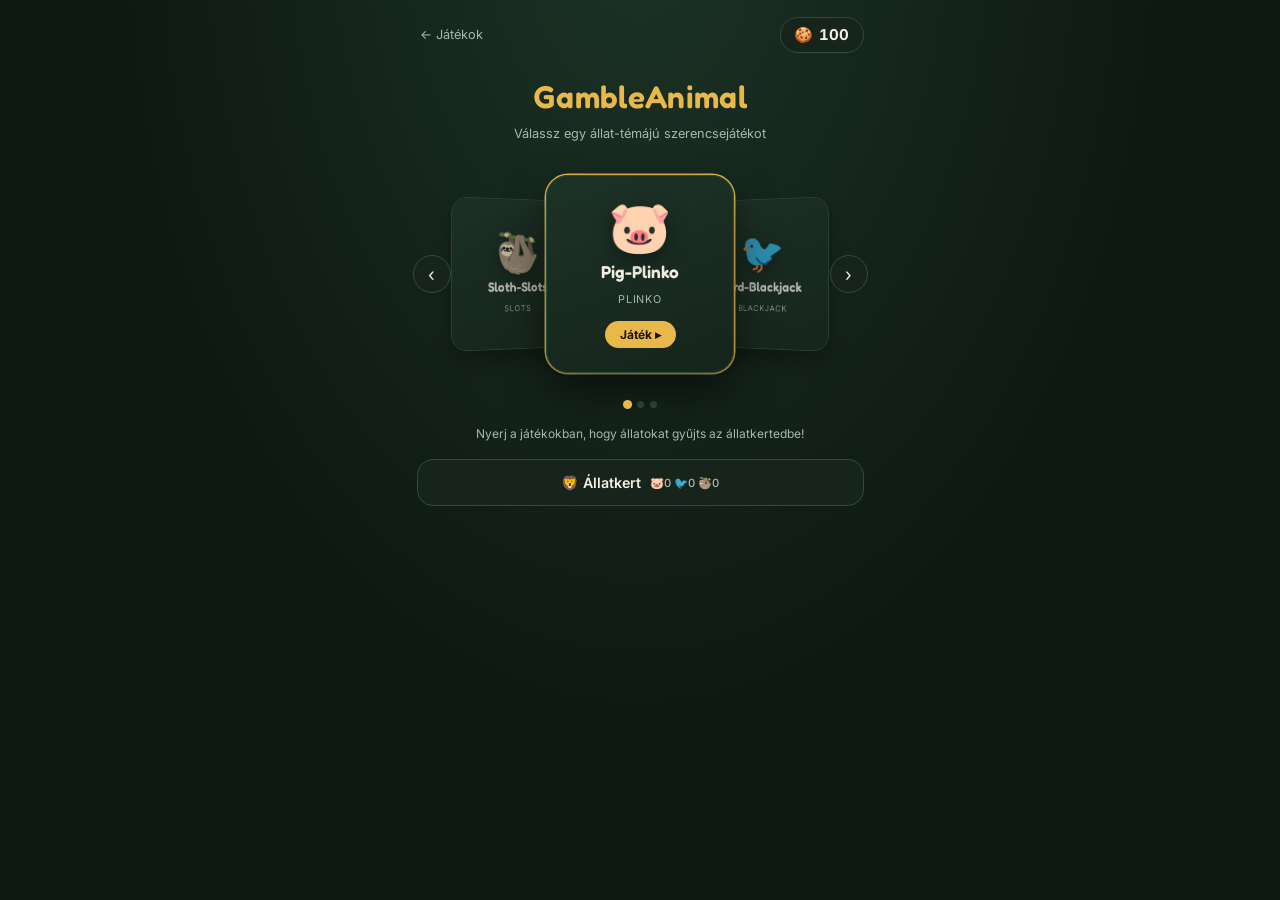
<file: games/gambleanimal/index.html>
<!DOCTYPE html>
<html lang="hu">
<head>
  <meta charset="UTF-8">
  <meta name="viewport" content="width=device-width, initial-scale=1, maximum-scale=1, user-scalable=no, viewport-fit=cover">
  <title>GambleAnimal – Gamecorner</title>
  <link rel="preconnect" href="https://fonts.googleapis.com">
  <link href="https://fonts.googleapis.com/css2?family=Fredoka:wght@500;600;700&family=Inter:wght@400;500;600;700&display=swap" rel="stylesheet">
  <link rel="stylesheet" href="style.css">

  <!-- App-szerű viselkedés (kezdőképernyőről indítva, böngészősáv nélkül) -->
  <link rel="manifest" href="../../manifest.json">
  <meta name="theme-color" content="#0e1812">
  <meta name="mobile-web-app-capable" content="yes">
  <meta name="apple-mobile-web-app-capable" content="yes">
  <meta name="apple-mobile-web-app-status-bar-style" content="black-translucent">
  <meta name="apple-mobile-web-app-title" content="GambleAnimal">
</head>
<body>

<!-- ══════════════════════════════════════════════════
     HUB – játékválasztó (3D kártya-körhinta) + állatkert gomb
══════════════════════════════════════════════════════ -->
<div id="screen-hub" class="screen active">
  <div class="ga-inner">
    <div class="ga-topbar">
      <a href="../../index.html" class="ga-back">← Játékok</a>
      <div class="ga-balance" id="hub-balance"><span class="ic">🍪</span><span class="n">0</span></div>
    </div>

    <div class="ga-hero">
      <h1 class="ga-title" id="ga-title">GambleAnimal</h1>
      <p class="ga-subtitle">Válassz egy állat-témájú szerencsejátékot</p>
    </div>

    <div class="carousel-wrap">
      <button class="carousel-nav carousel-prev" id="carousel-prev" aria-label="Előző">‹</button>
      <div class="carousel-track" id="carousel-track"></div>
      <button class="carousel-nav carousel-next" id="carousel-next" aria-label="Következő">›</button>
    </div>
    <div class="carousel-dots" id="carousel-dots"></div>

    <p class="ga-passive-info" id="passive-info"></p>

    <button class="ga-zoo-btn" id="btn-goto-zoo">
      <span>🦁 Állatkert</span>
      <span class="zoo-mini" id="zoo-mini"></span>
    </button>
  </div>
</div>

<!-- ══════════════════════════════════════════════════
     PIG-PLINKO
══════════════════════════════════════════════════════ -->
<div id="screen-plinko" class="screen">
  <div class="ga-inner">
    <div class="ga-topbar">
      <button class="ga-back" id="plinko-back" style="background:none;border:none">← GambleAnimal</button>
      <div class="ga-balance" id="plinko-balance"><span class="ic">🍪</span><span class="n">0</span></div>
    </div>
    <h2>🐷 Pig-Plinko</h2>

    <div class="plinko-board" id="plinko-board">
      <div class="plinko-ball" id="plinko-ball">🐷</div>
    </div>
    <div class="plinko-slots" id="plinko-slots"></div>
    <p class="result-line" id="plinko-result"></p>

    <div class="bet-panel" id="plinko-bet-panel">
      <div class="bet-row">
        <label for="plinko-bet-input">Tét</label>
        <input type="number" id="plinko-bet-input" class="bet-input" min="1" step="1" inputmode="numeric">
      </div>
      <div class="bet-quick-row">
        <button class="bet-quick" data-pct="0.01">1%</button>
        <button class="bet-quick" data-pct="0.1">10%</button>
        <button class="bet-quick" data-pct="0.5">50%</button>
        <button class="bet-quick" data-pct="1">100%</button>
      </div>
      <button class="btn btn-primary" id="plinko-play">🐷 Leejtés</button>
      <p class="bet-progress" id="plinko-progress"></p>
    </div>
  </div>
</div>

<!-- ══════════════════════════════════════════════════
     BIRD-BLACKJACK
══════════════════════════════════════════════════════ -->
<div id="screen-blackjack" class="screen">
  <div class="ga-inner">
    <div class="ga-topbar">
      <button class="ga-back" id="bj-back" style="background:none;border:none">← GambleAnimal</button>
      <div class="ga-balance" id="bj-balance"><span class="ic">🍪</span><span class="n">0</span></div>
    </div>
    <h2>🐦 Bird-Blackjack</h2>

    <div class="bj-table">
      <div class="bj-side">
        <div class="bj-side-label">🦉 Osztó <span class="bj-total" id="bj-dealer-total"></span></div>
        <div class="bj-hand" id="bj-dealer-cards"></div>
      </div>
      <div class="bj-side">
        <div class="bj-side-label">Te <span class="bj-total" id="bj-player-total"></span></div>
        <div class="bj-hand" id="bj-player-cards"></div>
      </div>
    </div>

    <p class="result-line" id="bj-result"></p>

    <div class="btn-row bj-actions" id="bj-actions">
      <button class="btn btn-secondary" id="bj-hit">Húzás</button>
      <button class="btn btn-primary" id="bj-stand">Állok</button>
    </div>

    <div class="bet-panel" id="bj-bet-panel">
      <div class="bet-row">
        <label for="bj-bet-input">Tét</label>
        <input type="number" id="bj-bet-input" class="bet-input" min="1" step="1" inputmode="numeric">
      </div>
      <div class="bet-quick-row">
        <button class="bet-quick" data-pct="0.01">1%</button>
        <button class="bet-quick" data-pct="0.1">10%</button>
        <button class="bet-quick" data-pct="0.5">50%</button>
        <button class="bet-quick" data-pct="1">100%</button>
      </div>
      <button class="btn btn-primary" id="bj-deal">🐦 Osztás</button>
      <p class="bet-progress" id="bj-progress"></p>
    </div>
  </div>
</div>

<!-- ══════════════════════════════════════════════════
     ÁLLATKERT
══════════════════════════════════════════════════════ -->
<div id="screen-zoo" class="screen">
  <div class="ga-inner">
    <div class="ga-topbar">
      <button class="ga-back" id="zoo-back" style="background:none;border:none">← GambleAnimal</button>
      <div class="ga-balance" id="zoo-balance"><span class="ic">🍪</span><span class="n">0</span></div>
    </div>
    <h2>🦁 Állatkert</h2>

    <div class="zoo-counts" id="zoo-counts"></div>

    <div class="zoo-stage" id="zoo-stage">
      <div class="zoo-door" aria-hidden="true">🚪</div>
    </div>

    <div class="zoo-bottombar">
      <button class="btn btn-secondary" id="btn-feed">🍪 Etetés</button>
      <span class="zoo-feed-cost">1 🍪 / etetés</span>
    </div>
  </div>
</div>

<!-- ══════════════════════════════════════════════════
     SLOTH-SLOTS
══════════════════════════════════════════════════════ -->
<div id="screen-slots" class="screen">
  <div class="ga-inner">
    <div class="ga-topbar">
      <button class="ga-back" id="slots-back" style="background:none;border:none">← GambleAnimal</button>
      <div class="ga-balance" id="slots-balance"><span class="ic">🍪</span><span class="n">0</span></div>
    </div>
    <h2>🦥 Sloth-Slots</h2>

    <div class="slots-machine" id="slots-machine">
      <div class="slots-reels">
        <div class="slots-payline-overlay" aria-hidden="true"></div>

        <div class="slot-reel-col" id="reel-col-0">
          <div class="reel-sym reel-prev"   id="reel-0-0">🍌</div>
          <div class="reel-sym reel-center" id="reel-0-1">🦥</div>
          <div class="reel-sym reel-next"   id="reel-0-2">💎</div>
        </div>

        <div class="slot-reel-col" id="reel-col-1">
          <div class="reel-sym reel-prev"   id="reel-1-0">🍌</div>
          <div class="reel-sym reel-center" id="reel-1-1">🦥</div>
          <div class="reel-sym reel-next"   id="reel-1-2">💎</div>
        </div>

        <div class="slot-reel-col" id="reel-col-2">
          <div class="reel-sym reel-prev"   id="reel-2-0">🍌</div>
          <div class="reel-sym reel-center" id="reel-2-1">🦥</div>
          <div class="reel-sym reel-next"   id="reel-2-2">💎</div>
        </div>
      </div>
    </div>

    <p class="result-line" id="slots-result"></p>

    <details class="slots-paytable">
      <summary>📋 Kifizetési táblázat</summary>
      <div class="paytable-grid" id="slots-paytable-grid"></div>
    </details>

    <div class="bet-panel" id="slots-bet-panel">
      <div class="bet-row">
        <label for="slots-bet-input">Tét</label>
        <input type="number" id="slots-bet-input" class="bet-input" min="1" step="1" inputmode="numeric">
      </div>
      <div class="bet-quick-row">
        <button class="bet-quick" data-pct="0.01">1%</button>
        <button class="bet-quick" data-pct="0.1">10%</button>
        <button class="bet-quick" data-pct="0.5">50%</button>
        <button class="bet-quick" data-pct="1">100%</button>
      </div>
      <button class="btn btn-primary" id="slots-spin">🦥 Pörgetés!</button>
      <p class="bet-progress" id="slots-progress"></p>
    </div>
  </div>
</div>

<script type="module" src="main.js"></script>
</body>
</html>
</file>
<file: style.css>
/* ============================================================================
   Gamecorner – főoldal stílusok (elegáns téma)
   ============================================================================ */

:root {
  /* Alap paletta */
  --bg:          #0d1117;
  --surface:     #161c27;
  --surface-2:   #1c2333;
  --surface-3:   #212d40;
  --border:      rgba(255,255,255,.07);
  --border-2:    rgba(255,255,255,.13);

  /* Szöveg */
  --text:        #e6edf3;
  --text-dim:    #7d8590;
  --text-muted:  #484f58;

  /* Accent */
  --gold:        #f0c060;
  --gold-dim:    rgba(240,192,96,.12);

  /* Forma */
  --radius:      16px;
  --font-display:'Fredoka', system-ui, sans-serif;
  --font-body:   'Inter', system-ui, sans-serif;
}

*, *::before, *::after { box-sizing: border-box; margin: 0; padding: 0; }

html, body {
  min-height: 100%;
  font-family: var(--font-body);
  background: var(--bg);
  color: var(--text);
  -webkit-font-smoothing: antialiased;
}

body {
  max-width: 600px;
  margin: 0 auto;
  padding: 0 16px 48px;
  background:
    radial-gradient(ellipse 100% 40% at 50% 0%, rgba(75,55,185,.14) 0%, transparent 70%),
    var(--bg);
}

h1, h2, h3 { font-family: var(--font-display); margin: 0; }

/* ─── Fejléc ─────────────────────────────────────────────────────────────── */
.hub-header {
  padding-top: 52px;
  text-align: center;
  position: relative;
}

.hub-glow-line {
  position: absolute;
  top: 0;
  left: 50%;
  transform: translateX(-50%);
  width: 100px;
  height: 2px;
  background: linear-gradient(90deg, transparent, var(--gold), transparent);
  border-radius: 999px;
  opacity: .7;
}

.hub-logo {
  display: block;
  font-size: 1.7rem;
  color: var(--gold);
  margin-bottom: 10px;
  opacity: .85;
}

.hub-header h1 {
  font-size: 2.6rem;
  font-weight: 700;
  letter-spacing: -.01em;
  /* arány-gradiens cím */
  background: linear-gradient(145deg, var(--gold) 0%, #f0e8d8 55%, var(--text) 100%);
  -webkit-background-clip: text;
  -webkit-text-fill-color: transparent;
  background-clip: text;
  cursor: default;
  user-select: none;
  line-height: 1.05;
}

.hub-header p {
  color: var(--text-dim);
  margin-top: 10px;
  font-size: .9rem;
}

/* ─── Játéklista ─────────────────────────────────────────────────────────── */
.game-list {
  display: flex;
  flex-direction: column;
  gap: 10px;
  margin-top: 32px;
}

.game-tile {
  position: relative;
  display: flex;
  align-items: center;
  gap: 0;
  background: var(--surface);
  border: 1px solid var(--border);
  border-radius: var(--radius);
  overflow: hidden;
  text-decoration: none;
  color: var(--text);
  transition: background .15s, box-shadow .15s, border-color .15s, transform .12s;
  box-shadow: 0 2px 12px rgba(0,0,0,.28);
}

.game-tile[hidden] { display: none; }
.game-tile:active { transform: scale(.98); }

@media (hover: hover) {
  .game-tile:hover {
    background: var(--surface-2);
    border-color: var(--border-2);
    box-shadow: 0 6px 24px rgba(0,0,0,.4);
  }
}

/* Vékony szín-sáv a tetején (játékonként egyedi szín, JS állítja be) */
.tile-accent-bar {
  position: absolute;
  top: 0; left: 0; right: 0;
  height: 2.5px;
}

.tile-main {
  display: flex;
  align-items: center;
  gap: 14px;
  padding: 14px 10px 14px 16px;
  flex: 1;
  min-width: 0;
}

.tile-icon-wrap {
  flex-shrink: 0;
  width: 46px;
  height: 46px;
  border-radius: 12px;
  border: 1px solid transparent;
  display: flex;
  align-items: center;
  justify-content: center;
  font-size: 1.4rem;
  line-height: 1;
}

.tile-text { flex: 1; min-width: 0; }

.tile-text h2 {
  font-size: .95rem;
  font-weight: 600;
  letter-spacing: -.01em;
  white-space: nowrap;
  overflow: hidden;
  text-overflow: ellipsis;
  font-family: var(--font-body);
}

.tile-text p {
  color: var(--text-dim);
  font-size: .78rem;
  margin-top: 3px;
  line-height: 1.35;
  overflow: hidden;
  display: -webkit-box;
  -webkit-line-clamp: 2;
  -webkit-box-orient: vertical;
}

.tile-tag {
  display: inline-block;
  margin-top: 6px;
  font-size: .67rem;
  font-weight: 500;
  color: var(--gold);
  background: var(--gold-dim);
  padding: 2px 9px;
  border-radius: 999px;
  letter-spacing: .02em;
}

.tile-arrow {
  flex-shrink: 0;
  padding: 0 14px 0 6px;
  color: var(--text-muted);
  font-size: 1.1rem;
}

/* ─── Dev overlay (alulról felúszó lap) ──────────────────────────────────── */
.dev-overlay {
  position: fixed;
  inset: 0;
  background: rgba(0,0,0,.65);
  backdrop-filter: blur(6px);
  -webkit-backdrop-filter: blur(6px);
  display: flex;
  align-items: flex-end;
  justify-content: center;
  padding: 16px;
  z-index: 9999;
  opacity: 0;
  pointer-events: none;
  transition: opacity .2s;
}

.dev-overlay.open {
  opacity: 1;
  pointer-events: auto;
}

.dev-sheet {
  width: 100%;
  max-width: 460px;
  background: var(--surface-2);
  border: 1px solid var(--border-2);
  border-radius: 20px;
  padding: 22px 20px 28px;
  box-shadow: 0 -8px 40px rgba(0,0,0,.5);
  transform: translateY(16px);
  transition: transform .2s cubic-bezier(.22,.9,.34,1);
}

.dev-overlay.open .dev-sheet {
  transform: translateY(0);
}

.dev-sheet-header {
  display: flex;
  align-items: center;
  gap: 10px;
  margin-bottom: 18px;
}

.dev-badge {
  background: var(--gold);
  color: #0d1117;
  font-family: var(--font-body);
  font-size: .6rem;
  font-weight: 700;
  letter-spacing: .1em;
  padding: 3px 7px;
  border-radius: 6px;
  flex-shrink: 0;
}

.dev-sheet-header h3 {
  font-size: 1rem;
  font-weight: 600;
  flex: 1;
  font-family: var(--font-body);
}

.dev-close-btn {
  width: 30px;
  height: 30px;
  border-radius: 50%;
  border: 1px solid var(--border);
  background: var(--surface-3);
  color: var(--text-dim);
  font-size: .9rem;
  cursor: pointer;
  display: flex;
  align-items: center;
  justify-content: center;
  flex-shrink: 0;
}
.dev-close-btn:hover { color: var(--text); }

.dev-game-list {
  list-style: none;
  display: flex;
  flex-direction: column;
  gap: 7px;
}

.dev-game-row {
  border-radius: 11px;
  overflow: hidden;
}

.dev-game-label {
  display: flex;
  align-items: center;
  justify-content: space-between;
  background: var(--surface-3);
  padding: 12px 14px;
  cursor: pointer;
  font-size: .88rem;
  font-weight: 500;
  border: 1px solid transparent;
  border-radius: 11px;
  transition: border-color .15s;
}

.dev-game-label:has(input:checked) {
  border-color: rgba(240,192,96,.22);
}

.dev-game-label input[type="checkbox"] {
  width: 18px;
  height: 18px;
  accent-color: var(--gold);
  cursor: pointer;
  flex-shrink: 0;
}

/* ─── Lábléc ─────────────────────────────────────────────────────────────── */
.hub-footer {
  text-align: center;
  color: var(--text-muted);
  font-size: .75rem;
  margin-top: 40px;
}

/* ─── Kisebb képernyők ───────────────────────────────────────────────────── */
@media (max-width: 360px) {
  .hub-header h1 { font-size: 2.1rem; }
  .tile-icon-wrap { width: 40px; height: 40px; font-size: 1.25rem; }
}
</file>
<file: games/gambleanimal/style.css>
/* ============================================================
   GambleAnimal – Stíluslap
   Téma: meleg "esti casino + állatkert" – sötét fenyőzöld alap,
   antik arany kiemeléssel. Mobilra optimalizált.
   ============================================================ */

/* ─── Design tokenek ────────────────────────────────────────── */
:root {
  --bg:        #0e1812;
  --surface:   #16241c;
  --surface2:  #1d3327;
  --surface3:  #264433;
  --border:    #2f4d3b;
  --accent:    #e8b84b;
  --accent-ink:#1a1305;
  --accent2:   #8fd9c4;
  --danger:    #e0594a;
  --safe:      #5fd38d;
  --text:      #f3efe3;
  --text-mute: #a9b8ac;
  --text-dim:  #5f7468;
  --shadow:    rgba(0,0,0,.55);

  font-family: 'Inter', sans-serif;
  font-size: 15px;
  line-height: 1.5;
  color: var(--text);
  background: var(--bg);
}

* { box-sizing: border-box; margin: 0; padding: 0; }
body {
  min-height: 100dvh; overflow-x: hidden;
  background:
    radial-gradient(ellipse at 50% -10%, #1c3326 0%, transparent 60%),
    var(--bg);
}
input, button { font-family: inherit; font-size: inherit; }
h1, h2, h3 { font-family: 'Fredoka', sans-serif; font-weight: 600; }
button { cursor: pointer; }
a { color: inherit; }

:focus-visible { outline: 2px solid var(--accent); outline-offset: 2px; }

/* ─── Képernyők ──────────────────────────────────────────────── */
.screen { display: none; min-height: 100dvh; }
.screen.active { display: flex; flex-direction: column; }

.ga-inner { width: 100%; max-width: 480px; margin: 0 auto; padding: 1.1rem 1.1rem 2rem; display: flex; flex-direction: column; gap: 1.1rem; flex: 1; }

/* ─── Felső sáv (vissza + egyenleg) ──────────────────────────── */
.ga-topbar { display: flex; align-items: center; justify-content: space-between; gap: .8rem; }
.ga-back { font-size: .85rem; color: var(--text-mute); text-decoration: none; padding: .4rem .2rem; white-space: nowrap; }
.ga-back:hover { color: var(--accent); }
.ga-balance { display: flex; align-items: center; gap: .4rem; background: var(--surface); border: 1px solid var(--border); border-radius: 999px; padding: .4rem .9rem; font-weight: 700; font-variant-numeric: tabular-nums; white-space: nowrap; }
.ga-balance .ic { font-size: 1rem; }
.ga-balance.pulse { animation: balancePulse .5s ease; }
@keyframes balancePulse { 0%{ transform: scale(1);} 35%{ transform: scale(1.12); color: var(--accent);} 100%{ transform: scale(1);} }

/* ─── HUB / kezdőképernyő ────────────────────────────────────── */
.ga-hero { text-align: center; padding-top: .2rem; }
.ga-title { font-size: 2.1rem; letter-spacing: .01em; color: var(--accent); user-select: none; }
.ga-subtitle { color: var(--text-mute); font-size: .85rem; margin-top: .25rem; }

.carousel-wrap { position: relative; perspective: 1100px; height: 230px; display: flex; align-items: center; justify-content: center; }
.carousel-track { position: relative; width: 100%; height: 100%; transform-style: preserve-3d; }
.carousel-card {
  position: absolute; left: 50%; top: 50%; width: 188px; height: 198px; margin: -99px 0 0 -94px;
  background: linear-gradient(160deg, var(--surface2), var(--surface));
  border: 1px solid var(--border); border-radius: 22px;
  display: flex; flex-direction: column; align-items: center; justify-content: center; gap: .5rem;
  box-shadow: 0 14px 32px rgba(0,0,0,.45);
  transition: transform .45s cubic-bezier(.22,.9,.34,1), opacity .45s, box-shadow .45s;
  backface-visibility: hidden;
}
.carousel-card.is-active { box-shadow: 0 18px 40px rgba(0,0,0,.55), 0 0 0 1.5px var(--accent); }
.carousel-card .cc-emoji { font-size: 3.4rem; line-height: 1; filter: drop-shadow(0 6px 10px rgba(0,0,0,.4)); }
.carousel-card .cc-name { font-family: 'Fredoka', sans-serif; font-weight: 600; font-size: 1.15rem; }
.carousel-card .cc-tag { font-size: .72rem; color: var(--text-mute); text-transform: uppercase; letter-spacing: .08em; }
.carousel-card .cc-play {
  margin-top: .3rem; background: var(--accent); color: var(--accent-ink); border: none;
  border-radius: 999px; padding: .4rem 1rem; font-weight: 700; font-size: .8rem; display: none;
}
.carousel-card.is-active .cc-play { display: inline-block; }

.carousel-nav {
  position: absolute; top: 50%; transform: translateY(-50%); z-index: 10;
  width: 38px; height: 38px; border-radius: 50%; border: 1px solid var(--border);
  background: var(--surface); color: var(--text); font-size: 1.2rem;
  display: flex; align-items: center; justify-content: center;
}
.carousel-nav:active { transform: translateY(-50%) scale(.92); }
.carousel-prev { left: -4px; }
.carousel-next { right: -4px; }

.carousel-dots { display: flex; justify-content: center; gap: .4rem; margin-top: -.3rem; }
.carousel-dot { width: 7px; height: 7px; border-radius: 50%; background: var(--border); transition: background .25s, transform .25s; }
.carousel-dot.is-active { background: var(--accent); transform: scale(1.3); }

.ga-passive-info { text-align: center; font-size: .8rem; color: var(--text-mute); }
.ga-passive-info b { color: var(--accent2); font-weight: 600; }

.ga-zoo-btn {
  display: flex; align-items: center; justify-content: center; gap: .6rem;
  background: var(--surface); border: 1px solid var(--border); border-radius: 16px;
  padding: .9rem 1rem; font-weight: 600; font-size: .95rem; color: var(--text);
}
.ga-zoo-btn:active { transform: scale(.98); }
.ga-zoo-btn .zoo-mini { font-size: .75rem; color: var(--text-mute); font-weight: 500; }

/* ─── Tét-panel (közös a két játékban) ───────────────────────── */
.bet-panel { background: var(--surface); border: 1px solid var(--border); border-radius: 16px; padding: 1rem; display: flex; flex-direction: column; gap: .7rem; }
.bet-row { display: flex; align-items: center; gap: .6rem; }
.bet-row label { font-size: .78rem; color: var(--text-mute); text-transform: uppercase; letter-spacing: .06em; white-space: nowrap; }
.bet-input {
  flex: 1; background: var(--surface2); border: 1.5px solid var(--border); border-radius: 10px;
  padding: .65rem .8rem; color: var(--text); outline: none; font-weight: 700; font-variant-numeric: tabular-nums;
  text-align: right; min-width: 0;
}
.bet-input:focus { border-color: var(--accent); }
.bet-quick-row { display: grid; grid-template-columns: repeat(4, 1fr); gap: .45rem; }
.bet-quick {
  background: var(--surface2); border: 1px solid var(--border); border-radius: 9px;
  padding: .45rem 0; font-size: .78rem; font-weight: 600; color: var(--text-mute);
}
.bet-quick:active { transform: scale(.95); background: var(--surface3); color: var(--text); }
.bet-progress { font-size: .73rem; color: var(--text-dim); text-align: center; }

.btn { border: none; border-radius: 12px; padding: .85rem 1.3rem; font-weight: 700; font-size: .95rem; transition: transform .1s, opacity .15s; }
.btn:active { transform: scale(.97); opacity: .9; }
.btn:disabled { opacity: .35; cursor: not-allowed; }
.btn-primary { background: var(--accent); color: var(--accent-ink); width: 100%; }
.btn-secondary { background: var(--surface3); color: var(--text); border: 1px solid var(--border); }
.btn-danger { background: var(--danger); color: #fff; }
.btn-row { display: flex; gap: .6rem; }
.btn-row .btn { flex: 1; }

.result-line { text-align: center; font-weight: 700; font-size: 1.05rem; min-height: 1.4em; }
.result-line.win { color: var(--safe); }
.result-line.lose { color: var(--danger); }
.result-line.push { color: var(--text-mute); }

/* ─── Pig-Plinko ─────────────────────────────────────────────── */
.plinko-board {
  position: relative; width: 100%; aspect-ratio: 1 / 1.05;
  background: linear-gradient(180deg, var(--surface2), var(--surface));
  border: 1px solid var(--border); border-radius: 18px; overflow: hidden;
}
.plinko-peg { position: absolute; width: 6px; height: 6px; border-radius: 50%; background: var(--border); transform: translate(-50%, -50%); }
.plinko-ball {
  position: absolute; width: 26px; height: 26px; font-size: 22px; line-height: 1;
  display: flex; align-items: center; justify-content: center; transform: translate(-50%, -50%);
  transition: left .22s cubic-bezier(.4,0,.2,1), top .22s cubic-bezier(.4,0,.2,1); z-index: 5;
  left: 50%; top: 4%; filter: drop-shadow(0 3px 4px rgba(0,0,0,.5));
}
.plinko-ball.bounce { animation: ballBounce .22s ease; }
@keyframes ballBounce { 0% { transform: translate(-50%,-50%) scale(1); } 45% { transform: translate(-50%,-50%) scale(1.3,.75); } 100% { transform: translate(-50%,-50%) scale(1); } }

.plinko-slots { display: flex; gap: 3px; margin-top: .55rem; }
.plinko-slot {
  flex: 1; text-align: center; background: var(--surface2); border: 1px solid var(--border);
  border-radius: 8px; padding: .4rem 0; font-size: .68rem; font-weight: 700; color: var(--text-dim);
  transition: transform .2s, box-shadow .2s, background .2s, color .2s;
}
.plinko-slot.win-slot { color: var(--safe); }
.plinko-slot.hit { background: var(--accent); color: var(--accent-ink); transform: scale(1.1); box-shadow: 0 0 0 2px var(--accent); }

/* ─── Bird-Blackjack ─────────────────────────────────────────── */
.bj-table { background: var(--surface); border: 1px solid var(--border); border-radius: 18px; padding: 1.1rem 1rem; display: flex; flex-direction: column; gap: 1.1rem; }
.bj-side { display: flex; flex-direction: column; gap: .5rem; align-items: center; }
.bj-side-label { font-size: .75rem; color: var(--text-mute); text-transform: uppercase; letter-spacing: .08em; display: flex; align-items: center; gap: .4rem; }
.bj-total { font-weight: 700; color: var(--accent2); font-variant-numeric: tabular-nums; }
.bj-hand { display: flex; min-height: 78px; align-items: center; justify-content: center; }
.bj-card {
  width: 50px; height: 72px; border-radius: 7px; background: var(--text); color: #1c1c1c;
  display: flex; flex-direction: column; align-items: center; justify-content: center;
  font-weight: 700; font-size: 1.05rem; box-shadow: 0 3px 8px rgba(0,0,0,.4); position: relative;
  border: 1px solid rgba(0,0,0,.08);
}
.bj-card:not(:first-child) { margin-left: -22px; }
.bj-card.red { color: #b5302a; }
.bj-card .suit { font-size: .85rem; }
.bj-card.back {
  background: linear-gradient(135deg, var(--surface3), var(--surface2));
  display: flex; align-items: center; justify-content: center; font-size: 1.3rem;
  border: 1px solid var(--accent);
}
.bj-card.flip { animation: cardFlip .35s ease; }
@keyframes cardFlip { from { transform: rotateY(85deg); } to { transform: rotateY(0); } }
.bj-card.deal-in { animation: cardDealIn .3s ease; }
@keyframes cardDealIn { from { transform: translateY(-18px); opacity: 0; } to { transform: translateY(0); opacity: 1; } }

.bj-actions { display: none; gap: .6rem; }
.bj-actions.active { display: flex; }
.bj-actions .btn { flex: 1; }

/* ─── Állatkert ──────────────────────────────────────────────── */
.zoo-counts { display: flex; flex-wrap: wrap; gap: .5rem; }
.zoo-badge { display: flex; align-items: center; gap: .4rem; background: var(--surface); border: 1px solid var(--border); border-radius: 999px; padding: .35rem .8rem; font-size: .85rem; font-weight: 600; }
.zoo-badge .n { color: var(--accent2); font-variant-numeric: tabular-nums; }

.zoo-stage {
  position: relative; width: 100%; height: min(56vh, 420px);
  background: radial-gradient(ellipse at 50% 30%, #20382a 0%, var(--surface) 70%);
  border: 1px solid var(--border); border-radius: 18px; overflow: hidden;
}
.zoo-empty { position: absolute; inset: 0; display: flex; align-items: center; justify-content: center; text-align: center; color: var(--text-dim); font-size: .85rem; padding: 2rem; }
.zoo-sprite { position: absolute; left: 0; top: 0; font-size: 1.7rem; line-height: 1; transition: transform 2.6s ease-in-out; will-change: transform; pointer-events: none; }
.zoo-door { position: absolute; right: 4px; top: 50%; font-size: 1.7rem; transform: translateY(-50%); opacity: .5; }
.zoo-feed-heart { position: absolute; font-size: 1.1rem; pointer-events: none; animation: feedFloat 1.1s ease forwards; }
@keyframes feedFloat { 0% { transform: translateY(0) scale(.6); opacity: 0; } 25% { opacity: 1; transform: translateY(-6px) scale(1.1); } 100% { transform: translateY(-46px) scale(.9); opacity: 0; } }

.zoo-bottombar { display: flex; align-items: center; justify-content: space-between; gap: .8rem; }
.zoo-feed-cost { font-size: .75rem; color: var(--text-dim); }

/* ─── Üres állapot (ha minden el lenne rejtve – nem várt, de védekezünk) */
.ga-empty { text-align: center; color: var(--text-dim); padding: 2rem 1rem; font-size: .85rem; }

/* ─── Toast ──────────────────────────────────────────────────── */
#toast {
  position: fixed; bottom: 5rem; left: 50%; transform: translateX(-50%);
  background: var(--surface); border: 1px solid var(--border); border-radius: 10px;
  padding: .65rem 1.2rem; font-size: .82rem; z-index: 999; transition: opacity .3s;
  max-width: 90vw; text-align: center; opacity: 0; pointer-events: none;
}

/* ─── Dev mód – lebegő gomb és panel (ua. minta, mint a többi játéknál) */
#dev-btn {
  position: fixed; bottom: 16px; right: 16px; width: 42px; height: 42px; border-radius: 50%;
  background: var(--surface2); border: 1px solid var(--border); color: var(--text-mute);
  font-size: 1.1rem; cursor: pointer; z-index: 500; box-shadow: 0 2px 10px rgba(0,0,0,.4);
  display: none; align-items: center; justify-content: center;
}
#dev-btn.show { display: flex; }
#dev-btn:active { transform: scale(.9); }
#dev-panel {
  position: fixed; bottom: 66px; right: 16px; background: var(--surface); border: 1px solid var(--border);
  border-radius: 14px; padding: 1rem; min-width: 250px; max-width: calc(100vw - 32px); z-index: 501;
  box-shadow: 0 8px 24px rgba(0,0,0,.55); display: none;
}
#dev-panel.show { display: block; }
#dev-panel h3 { font-size: .85rem; color: var(--accent); text-transform: uppercase; letter-spacing: .07em; margin-bottom: .8rem; }
.dev-row { margin-bottom: .85rem; }
.dev-row label { display: flex; justify-content: space-between; font-size: .8rem; color: var(--text-mute); margin-bottom: .3rem; }
.dev-row label span { color: var(--accent2); font-weight: 700; }
.dev-row input[type="range"] { width: 100%; accent-color: var(--accent); }
#dev-panel .btn { width: 100%; font-size: .82rem; padding: .6rem; margin-top: .4rem; }

/* ─── Reduced motion ─────────────────────────────────────────── */
@media (prefers-reduced-motion: reduce) {
  .carousel-card, .zoo-sprite, .plinko-ball, .ga-balance.pulse, .bj-card.flip, .bj-card.deal-in, .zoo-feed-heart {
    animation: none !important; transition-duration: .01ms !important;
  }
}

/* ─── Apró képernyők ─────────────────────────────────────────── */
@media (max-width: 360px) {
  .carousel-card { width: 168px; height: 184px; margin: -92px 0 0 -84px; }
  .bj-card { width: 44px; height: 64px; }
}

/* ─── Sloth-Slots ─────────────────────────────────────────────── */
.slots-machine {
  background: linear-gradient(160deg, #162219 0%, var(--surface) 100%);
  border: 2px solid var(--border);
  border-radius: 20px;
  padding: 1rem 1rem .9rem;
  position: relative;
  box-shadow: 0 6px 24px rgba(0,0,0,.45);
}

.slots-reels {
  display: flex;
  background: #06100a;
  border-radius: 13px;
  border: 2px solid rgba(232,184,75,.16);
  overflow: hidden;
  position: relative;
}

/* Payline highlight – finom arany sáv a középső sorban */
.slots-payline-overlay {
  position: absolute;
  top: 50%; left: 0; right: 0;
  transform: translateY(-50%);
  height: 76px;
  background: rgba(232,184,75,.035);
  border-top: 1px solid rgba(232,184,75,.18);
  border-bottom: 1px solid rgba(232,184,75,.18);
  pointer-events: none;
  z-index: 3;
}

.slot-reel-col {
  flex: 1;
  display: flex;
  flex-direction: column;
  align-items: center;
}

.slot-reel-col + .slot-reel-col {
  border-left: 2px solid rgba(232,184,75,.08);
}

.reel-sym {
  width: 100%;
  height: 76px;
  display: flex;
  align-items: center;
  justify-content: center;
  font-size: 2rem;
  line-height: 1;
  user-select: none;
}

.reel-sym.reel-prev,
.reel-sym.reel-next  { opacity: .25; font-size: 1.65rem; }
.reel-sym.reel-center { font-size: 2.7rem; position: relative; z-index: 2; }

/* Spinning: elmosódás az összes soron */
.slot-reel-col.spinning .reel-sym          { filter: blur(2px);   opacity: .65; }
.slot-reel-col.spinning .reel-sym.reel-prev,
.slot-reel-col.spinning .reel-sym.reel-next { filter: blur(4px);  opacity: .25; }

/* Landing bounce – egy-egy tárcsa megállásakor */
@keyframes slotLand {
  0%   { transform: translateY(0);    }
  18%  { transform: translateY(13px); }
  42%  { transform: translateY(-5px); }
  65%  { transform: translateY(3px);  }
  82%  { transform: translateY(-1px); }
  100% { transform: translateY(0);    }
}
.slot-reel-col.land { animation: slotLand .48s cubic-bezier(.22,.9,.34,1); }

/* Jackpot – gép kerete villog aranyban */
@keyframes jackpotMachineFlash {
  0%, 100% { border-color: rgba(232,184,75,.16); box-shadow: 6px 24px rgba(0,0,0,.45); }
  50%       { border-color: var(--accent);        box-shadow: 0 0 22px rgba(232,184,75,.4); }
}
.slots-machine.jackpot { animation: jackpotMachineFlash .5s ease 7; }

/* Jackpot – a 3 középső emoji ugrik-pörög */
@keyframes jackpotSymbol {
  0%   { transform: scale(1)    rotate(0deg);  }
  20%  { transform: scale(1.55) rotate(-9deg); }
  45%  { transform: scale(1.4)  rotate(7deg);  }
  70%  { transform: scale(1.5)  rotate(-4deg); }
  100% { transform: scale(1.35) rotate(0deg);  }
}
.slot-reel-col.jackpot .reel-center {
  animation: jackpotSymbol .65s cubic-bezier(.22,.9,.34,1) forwards;
}

/* Kifizetési táblázat */
.slots-paytable {
  background: var(--surface);
  border: 1px solid var(--border);
  border-radius: 12px;
  padding: .75rem 1rem;
}
.slots-paytable summary {
  font-size: .8rem;
  color: var(--text-mute);
  cursor: pointer;
  user-select: none;
  list-style: none;
}
.slots-paytable summary::-webkit-details-marker { display: none; }
.paytable-grid {
  display: grid;
  grid-template-columns: 1fr auto;
  gap: .28rem .9rem;
  margin-top: .65rem;
}
.paytable-grid span { font-size: .85rem; }
.pt-mult { font-weight: 700; color: var(--accent); text-align: right; }

/* Reduced motion */
@media (prefers-reduced-motion: reduce) {
  .slot-reel-col.land,
  .slot-reel-col.jackpot .reel-center,
  .slots-machine.jackpot { animation: none !important; }
}
</file>
